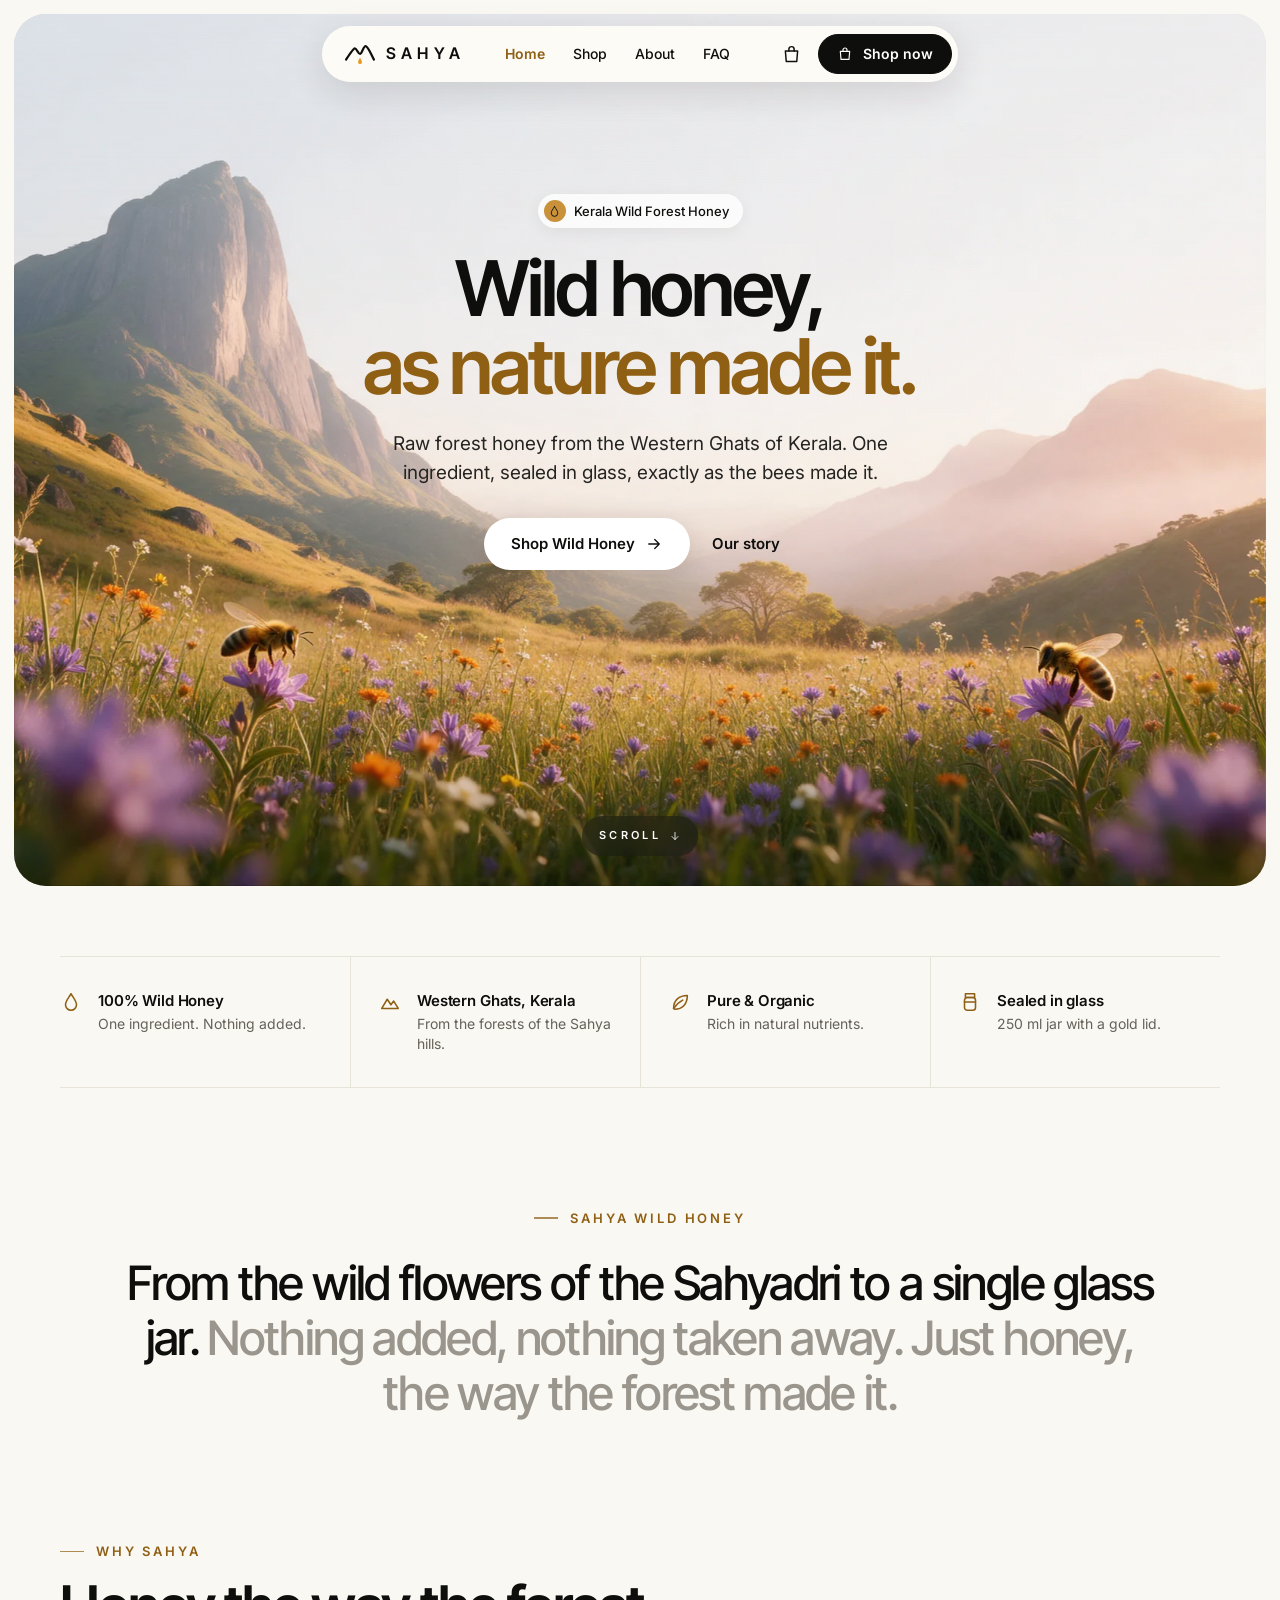
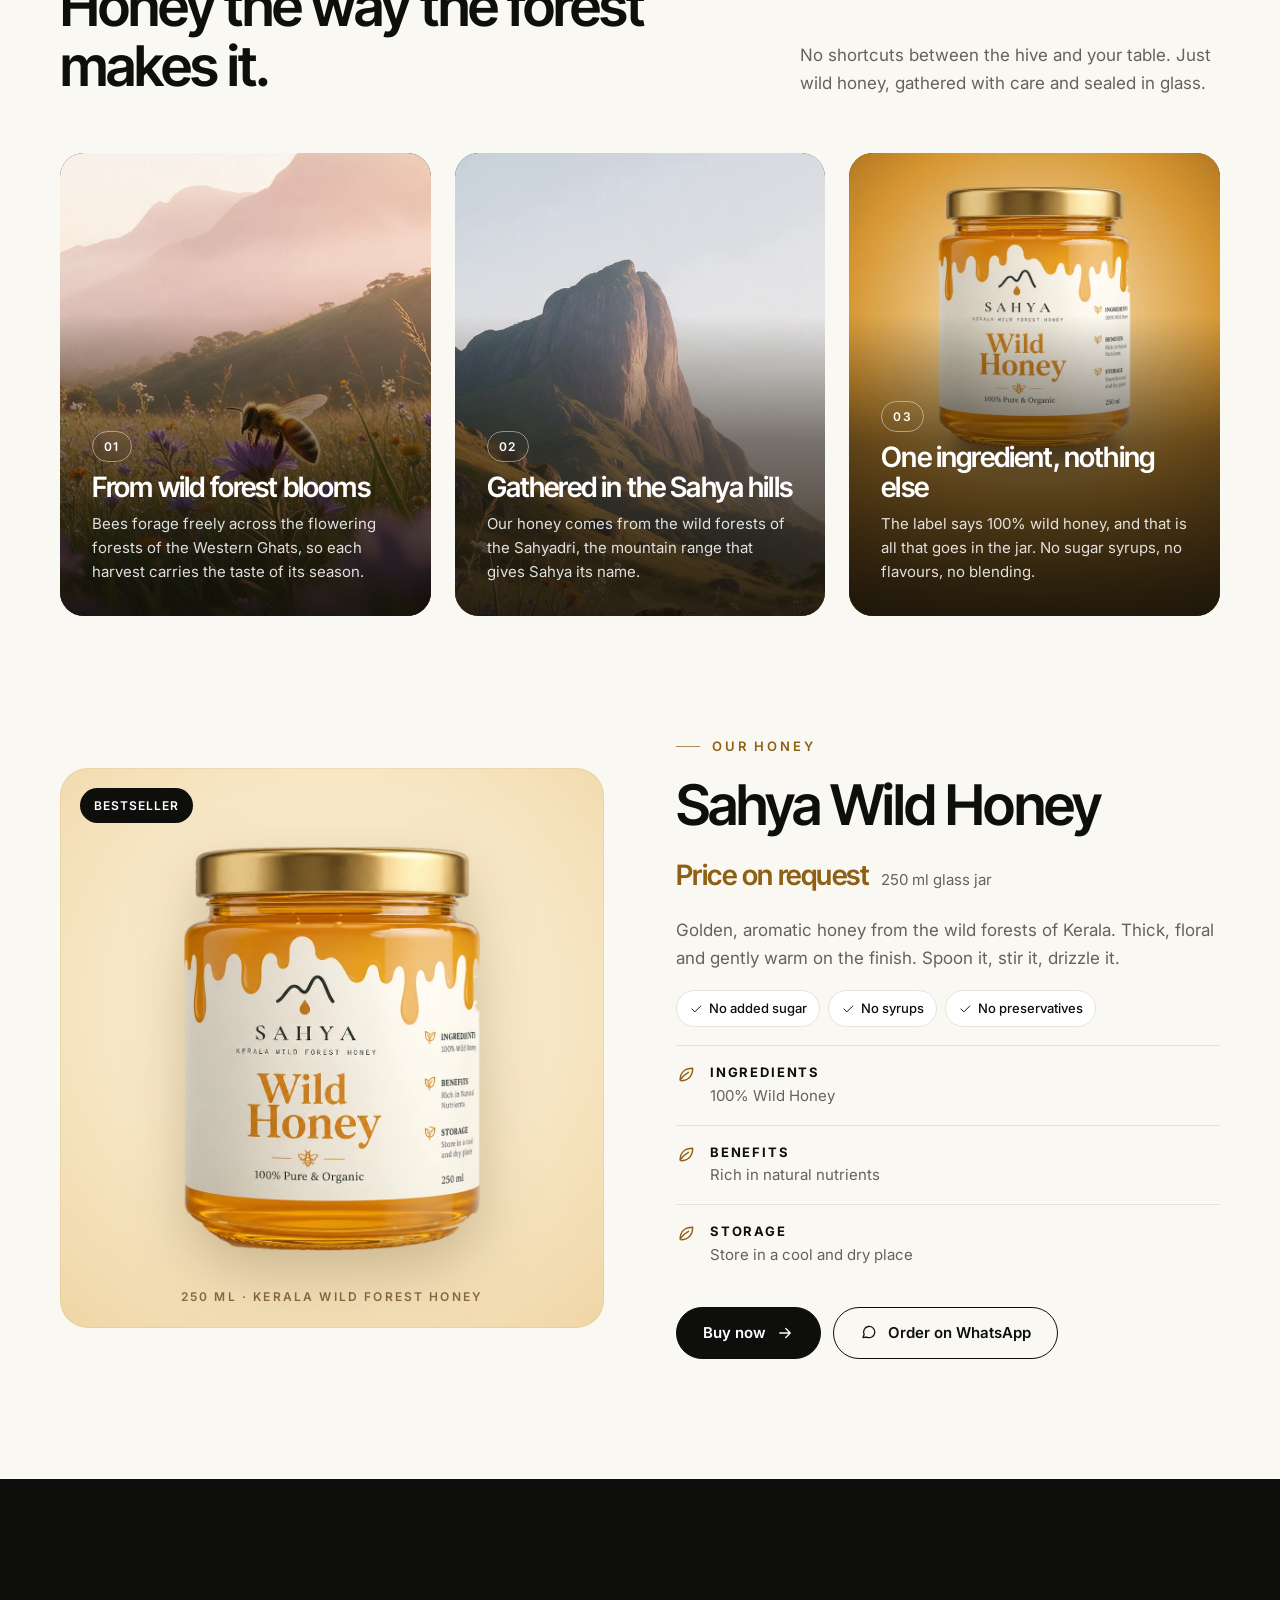
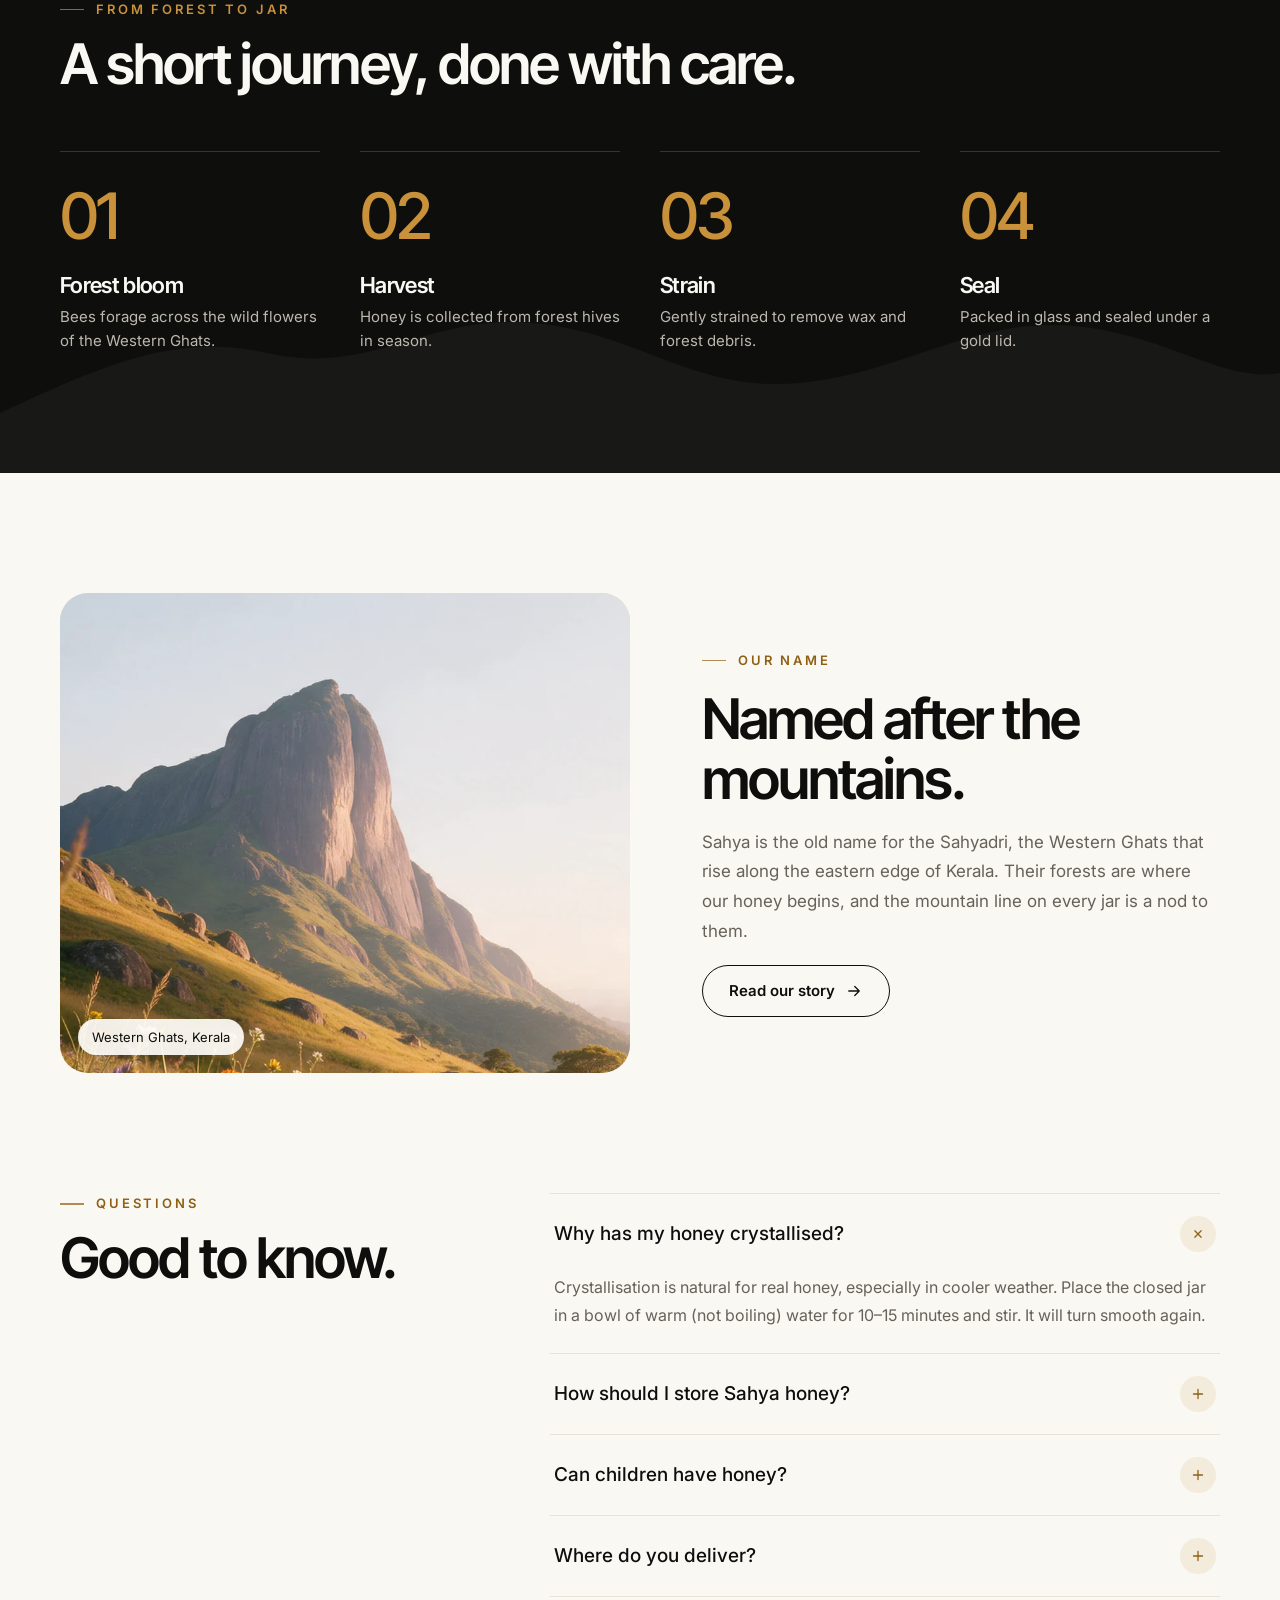
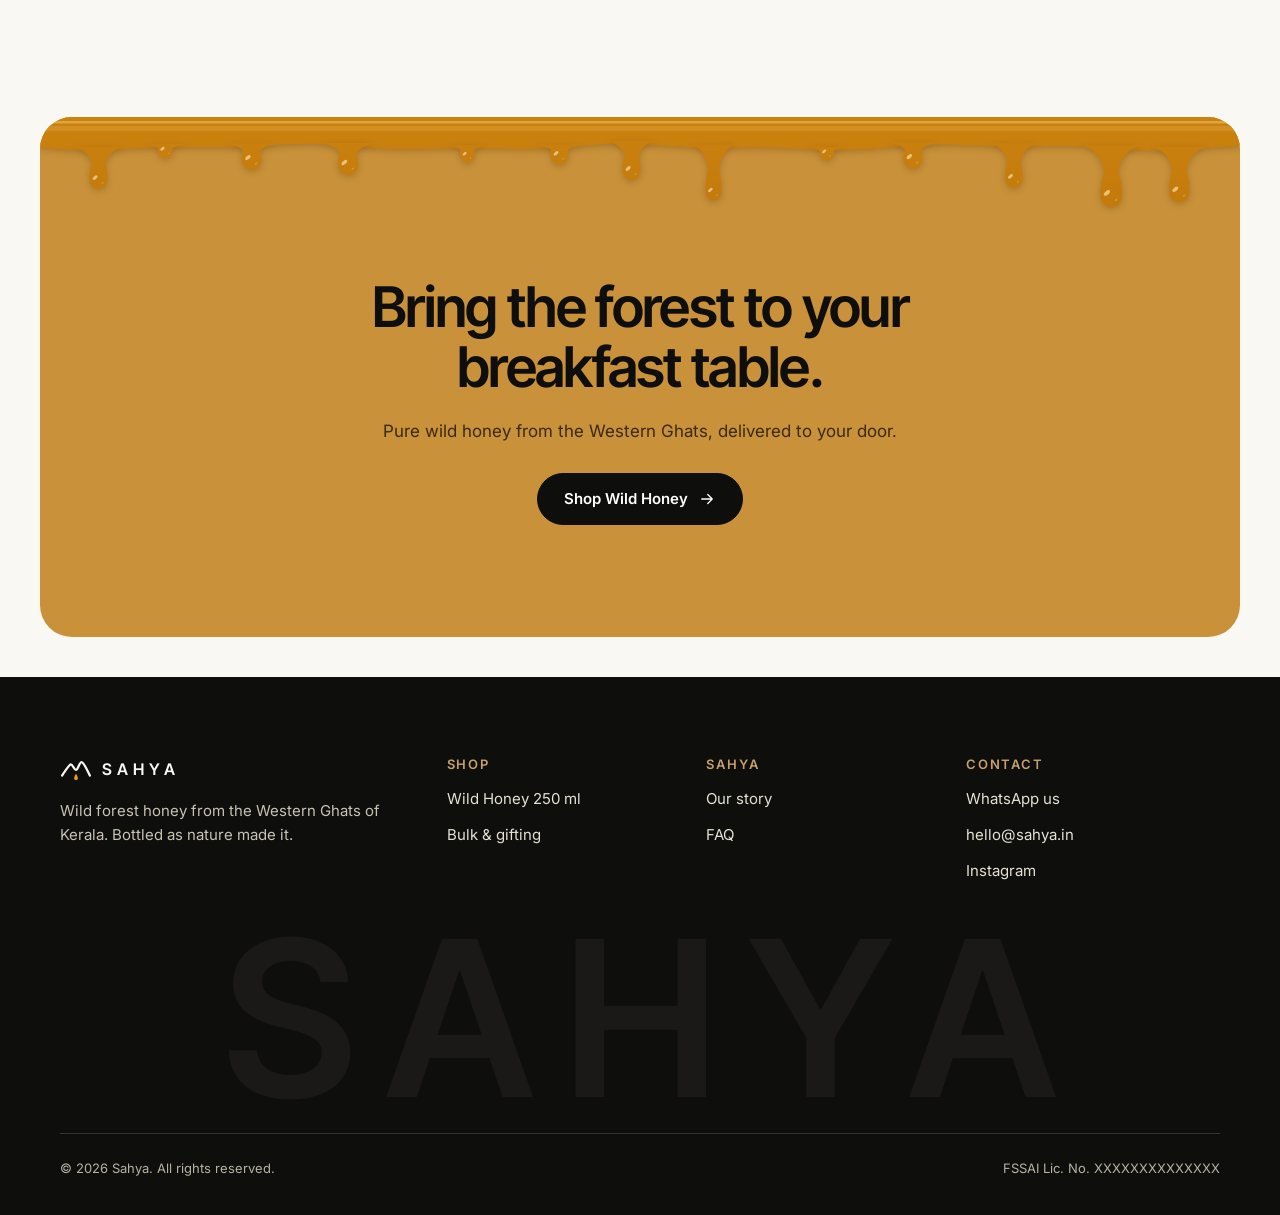
<file: index.html>
<!doctype html>
<html lang="en" class="no-js">
<head>
  <meta charset="utf-8">
  <meta name="viewport" content="width=device-width, initial-scale=1">
  <title>Sahya — Kerala Wild Forest Honey</title>
  <meta name="description" content="Raw wild forest honey from the Western Ghats of Kerala. 100% wild honey, sealed in glass.">
  <meta name="theme-color" content="#FAF8F3">
  <link rel="icon" href="assets/img/favicon.svg" type="image/svg+xml">
  <meta property="og:type" content="website">
  <meta property="og:title" content="Sahya — Kerala Wild Forest Honey">
  <meta property="og:description" content="Raw wild forest honey from the Western Ghats of Kerala. 100% wild honey, sealed in glass.">
  <meta property="og:image" content="assets/img/og-image.jpg">
  <meta name="twitter:card" content="summary_large_image">
  <link rel="preconnect" href="https://fonts.googleapis.com">
  <link rel="preconnect" href="https://fonts.gstatic.com" crossorigin>
  <link rel="stylesheet" href="https://fonts.googleapis.com/css2?family=Inter+Tight:wght@500;600;700&amp;family=Inter:wght@400;500;600&amp;display=swap">
  <link rel="stylesheet" href="assets/css/style.css?v=202611191059">
</head>
<body>
<svg width="0" height="0" style="position:absolute" aria-hidden="true"><symbol id="i-leaf" viewBox="0 0 24 24" fill="none" stroke="currentColor" stroke-width="1.7" stroke-linecap="round" stroke-linejoin="round"><path d="M5 19c0-9 6-14 15-14 0 9-5 15-14 15"/><path d="M5 19c3-4 6-7 10-9"/></symbol><symbol id="i-mountain" viewBox="0 0 24 24" fill="none" stroke="currentColor" stroke-width="1.7" stroke-linecap="round" stroke-linejoin="round"><path d="M3 19l6-10 4 6 3-4 5 8z"/></symbol><symbol id="i-drop" viewBox="0 0 24 24" fill="none" stroke="currentColor" stroke-width="1.7" stroke-linecap="round" stroke-linejoin="round"><path d="M12 3c3 5 6 8 6 12a6 6 0 0 1-12 0c0-4 3-7 6-12z"/></symbol><symbol id="i-jar" viewBox="0 0 24 24" fill="none" stroke="currentColor" stroke-width="1.7" stroke-linecap="round" stroke-linejoin="round"><rect x="6" y="7" width="12" height="14" rx="3"/><path d="M7 3h10v4H7z"/><path d="M6 12h12"/></symbol><symbol id="i-bag" viewBox="0 0 24 24" fill="none" stroke="currentColor" stroke-width="1.7" stroke-linecap="round" stroke-linejoin="round"><path d="M5 8h14l-1 12H6z"/><path d="M9 8V6a3 3 0 0 1 6 0v2"/></symbol><symbol id="i-menu" viewBox="0 0 24 24" fill="none" stroke="currentColor" stroke-width="1.7" stroke-linecap="round" stroke-linejoin="round"><path d="M4 7h16M4 12h16M4 17h16"/></symbol><symbol id="i-close" viewBox="0 0 24 24" fill="none" stroke="currentColor" stroke-width="1.7" stroke-linecap="round" stroke-linejoin="round"><path d="M6 6l12 12M18 6L6 18"/></symbol><symbol id="i-chat" viewBox="0 0 24 24" fill="none" stroke="currentColor" stroke-width="1.7" stroke-linecap="round" stroke-linejoin="round"><path d="M4 18l1.5-4A7.5 7.5 0 1 1 9 17.5z"/></symbol><symbol id="i-truck" viewBox="0 0 24 24" fill="none" stroke="currentColor" stroke-width="1.7" stroke-linecap="round" stroke-linejoin="round"><path d="M3 6h11v10H3zM14 10h4l3 3v3h-7"/><circle cx="7" cy="18" r="1.6"/><circle cx="17" cy="18" r="1.6"/></symbol><symbol id="i-sun" viewBox="0 0 24 24" fill="none" stroke="currentColor" stroke-width="1.7" stroke-linecap="round" stroke-linejoin="round"><circle cx="12" cy="12" r="4"/><path d="M12 2v2M12 20v2M2 12h2M20 12h2M5 5l1.4 1.4M17.6 17.6L19 19M5 19l1.4-1.4M17.6 6.4L19 5"/></symbol><symbol id="i-shield" viewBox="0 0 24 24" fill="none" stroke="currentColor" stroke-width="1.7" stroke-linecap="round" stroke-linejoin="round"><path d="M12 3l7 3v6c0 4-3 7-7 9-4-2-7-5-7-9V6z"/><path d="M9 12l2 2 4-4"/></symbol><symbol id="i-heart" viewBox="0 0 24 24" fill="none" stroke="currentColor" stroke-width="1.7" stroke-linecap="round" stroke-linejoin="round"><path d="M12 20s-7-4.5-7-10a4 4 0 0 1 7-2.5A4 4 0 0 1 19 10c0 5.5-7 10-7 10z"/></symbol><symbol id="i-arrow" viewBox="0 0 24 24" fill="none" stroke="currentColor" stroke-width="1.7" stroke-linecap="round" stroke-linejoin="round"><path d="M5 12h14M13 6l6 6-6 6"/></symbol><symbol id="i-down" viewBox="0 0 24 24" fill="none" stroke="currentColor" stroke-width="1.7" stroke-linecap="round" stroke-linejoin="round"><path d="M12 5v14M6 13l6 6 6-6"/></symbol><symbol id="i-minus" viewBox="0 0 24 24" fill="none" stroke="currentColor" stroke-width="1.7" stroke-linecap="round" stroke-linejoin="round"><path d="M6 12h12"/></symbol><symbol id="i-plus" viewBox="0 0 24 24" fill="none" stroke="currentColor" stroke-width="1.7" stroke-linecap="round" stroke-linejoin="round"><path d="M12 6v12M6 12h12"/></symbol><symbol id="i-spoon" viewBox="0 0 24 24" fill="none" stroke="currentColor" stroke-width="1.7" stroke-linecap="round" stroke-linejoin="round"><ellipse cx="12" cy="7" rx="4" ry="5"/><path d="M12 12v9"/></symbol><symbol id="i-cup" viewBox="0 0 24 24" fill="none" stroke="currentColor" stroke-width="1.7" stroke-linecap="round" stroke-linejoin="round"><path d="M5 9h11v5a5 5 0 0 1-5 5h-1a5 5 0 0 1-5-5z"/><path d="M16 11h2a2 2 0 0 1 0 4h-2"/></symbol><symbol id="i-info" viewBox="0 0 24 24" fill="none" stroke="currentColor" stroke-width="1.7" stroke-linecap="round" stroke-linejoin="round"><circle cx="12" cy="12" r="9"/><path d="M12 11v5M12 8h.01"/></symbol><symbol id="i-check" viewBox="0 0 24 24" fill="none" stroke="currentColor" stroke-width="1.7" stroke-linecap="round" stroke-linejoin="round"><path d="M5 12l5 5L20 7"/></symbol><symbol id="i-instagram" viewBox="0 0 24 24" fill="none" stroke="currentColor" stroke-width="1.7" stroke-linecap="round" stroke-linejoin="round"><rect x="3.5" y="3.5" width="17" height="17" rx="5"/><circle cx="12" cy="12" r="4"/><circle cx="17.2" cy="6.8" r=".8" fill="currentColor"/></symbol><symbol id="i-chev-left" viewBox="0 0 24 24" fill="none" stroke="currentColor" stroke-width="1.7" stroke-linecap="round" stroke-linejoin="round"><path d="M15 5l-7 7 7 7"/></symbol><symbol id="i-chev-right" viewBox="0 0 24 24" fill="none" stroke="currentColor" stroke-width="1.7" stroke-linecap="round" stroke-linejoin="round"><path d="M9 5l7 7-7 7"/></symbol><symbol id="i-play" viewBox="0 0 24 24" fill="none" stroke="currentColor" stroke-width="1.7" stroke-linecap="round" stroke-linejoin="round"><path d="M8 5.5v13l11-6.5z" fill="currentColor"/></symbol><symbol id="i-gift" viewBox="0 0 24 24" fill="none" stroke="currentColor" stroke-width="1.7" stroke-linecap="round" stroke-linejoin="round"><rect x="4" y="9" width="16" height="11" rx="1.5"/><path d="M3 9h18M12 9v11M12 9c-2-4-6-4-6-1.5S10 9 12 9zM12 9c2-4 6-4 6-1.5S14 9 12 9z"/></symbol></svg>
<a class="skip-link" href="#main">Skip to content</a>

<header class="site-header">
  <nav class="nav" aria-label="Main">
    <a class="logo" href="index.html" aria-label="Sahya home"><svg viewBox="0 0 34 28" aria-hidden="true"><path d="M2 20 C6 14 9 9 11 8 C13 7 15 14 17 14 C19 14 21 5 23 5.5 C26 6 29 15 32 20" fill="none" stroke="currentColor" stroke-width="2.4" stroke-linecap="round" stroke-linejoin="round"/><path d="M17 18 C15.4 20.6 15 21.8 15 22.8 A2 2 0 0 0 19 22.8 C19 21.8 18.6 20.6 17 18Z" fill="#E39A1D"/></svg><span class="logo__word">SAHYA</span></a>
    <ul class="nav__links"><li><a href="index.html" aria-current="page">Home</a></li><li><a href="shop.html">Shop</a></li><li><a href="about.html">About</a></li><li><a href="index.html#faq">FAQ</a></li></ul>
    <div class="nav__actions">
      <a class="icon-btn" href="shop.html" aria-label="Cart"><svg aria-hidden="true"><use href="#i-bag"/></svg><span class="cart-count" hidden>0</span></a>
      <a class="btn btn--ink nav__cta" href="shop.html"><svg aria-hidden="true"><use href="#i-bag"/></svg>Shop now</a>
      <button class="icon-btn icon-btn--dark menu-toggle" type="button" aria-label="Open menu" aria-expanded="false" aria-controls="mobile-menu">
        <span class="icon-menu"><svg aria-hidden="true"><use href="#i-menu"/></svg></span><span class="icon-close" hidden><svg aria-hidden="true"><use href="#i-close"/></svg></span>
      </button>
    </div>
    <div class="mobile-menu" id="mobile-menu">
      <a href="index.html">Home</a><a href="shop.html">Shop Wild Honey</a><a href="about.html">About Sahya</a><a href="index.html#faq">FAQ</a>
      <a class="btn btn--ink" href="shop.html">Shop now</a>
    </div>
  </nav>
</header>
<main id="main">
<section class="hero-wrap" aria-label="Introduction">
  <div class="hero">
    <div class="hero__media">
      <picture>
        <source media="(min-width: 900px)" srcset="assets/img/hero-desktop.webp" width="2048" height="1154">
        <img src="assets/img/hero-mobile.webp" width="900" height="1501" fetchpriority="high"
             alt="Granite peak, misty valley and a wildflower meadow in the Western Ghats with honeybees on the flowers">
      </picture>
    </div>
    <!-- Hero video: assets/video/hero.mp4 (16:9, desktop) and assets/video/hero-mobile.mp4 (9:16, phones).
         It fades in over the photo once it can play; until then the photo shows. -->
    <video class="hero__video" muted loop playsinline preload="none" aria-hidden="true"
           data-desktop="assets/video/hero.mp4" data-mobile="assets/video/hero-mobile.mp4"></video>
    <div class="hero__shade" aria-hidden="true"></div>
    <div class="hero__content">
      <span class="badge intro"><span class="badge__dot"><svg aria-hidden="true"><use href="#i-drop"/></svg></span>Kerala Wild Forest Honey</span>
      <h1 class="hero__title intro">Wild honey,<br><span>as nature made it.</span></h1>
      <p class="hero__sub intro">Raw forest honey from the Western Ghats of Kerala. One ingredient, sealed in glass, exactly as the bees made it.</p>
      <div class="hero__actions intro"><a class="btn btn--white" href="shop.html">Shop Wild Honey<svg aria-hidden="true"><use href="#i-arrow"/></svg></a><a class="btn--text" href="about.html">Our story</a></div>
    </div>
    <a class="scroll-pill" href="#highlights">SCROLL<svg aria-hidden="true"><use href="#i-down"/></svg></a>
  </div>
</section>

<section class="trust-wrap" id="highlights" aria-label="Highlights">
  <div class="container"><div class="trust reveal"><div class="trust__item"><svg aria-hidden="true"><use href="#i-drop"/></svg><div><strong>100% Wild Honey</strong><span>One ingredient. Nothing added.</span></div></div><div class="trust__item"><svg aria-hidden="true"><use href="#i-mountain"/></svg><div><strong>Western Ghats, Kerala</strong><span>From the forests of the Sahya hills.</span></div></div><div class="trust__item"><svg aria-hidden="true"><use href="#i-leaf"/></svg><div><strong>Pure &amp; Organic</strong><span>Rich in natural nutrients.</span></div></div><div class="trust__item"><svg aria-hidden="true"><use href="#i-jar"/></svg><div><strong>Sealed in glass</strong><span>250 ml jar with a gold lid.</span></div></div></div></div>
</section>

<section class="section statement-wrap">
  <div class="container">
    <span class="eyebrow reveal">Sahya Wild Honey</span>
    <p class="statement reveal">From the wild flowers of the Sahyadri to a single glass jar. <span>Nothing added, nothing taken away. Just honey, the way the forest made it.</span></p>
  </div>
</section>

<section class="section section--tight-top">
  <div class="container">
    <div class="section-head section-head--split reveal">
      <div class="section-head__title"><span class="eyebrow">Why Sahya</span><h2 class="h2">Honey the way the forest makes it.</h2></div>
      <p class="lead">No shortcuts between the hive and your table. Just wild honey, gathered with care and sealed in glass.</p>
    </div>
    <div class="pcards"><article class="pcard reveal"><img src="assets/img/bee-meadow.webp" alt="Honeybee on a purple wildflower below misty hills" width="900" height="900" loading="lazy"><div class="pcard__body"><span class="pcard__num">01</span><h3>From wild forest blooms</h3><p>Bees forage freely across the flowering forests of the Western Ghats, so each harvest carries the taste of its season.</p></div></article><article class="pcard reveal"><img src="assets/img/granite-peak.webp" alt="Granite peak above golden grassland in the Western Ghats" width="900" height="900" loading="lazy"><div class="pcard__body"><span class="pcard__num">02</span><h3>Gathered in the Sahya hills</h3><p>Our honey comes from the wild forests of the Sahyadri, the mountain range that gives Sahya its name.</p></div></article><article class="pcard reveal"><img src="assets/img/jar-on-honey.webp" alt="Sahya Wild Honey jar on a warm honey-coloured background" width="900" height="900" loading="lazy"><div class="pcard__body"><span class="pcard__num">03</span><h3>One ingredient, nothing else</h3><p>The label says 100% wild honey, and that is all that goes in the jar. No sugar syrups, no flavours, no blending.</p></div></article></div>
  </div>
</section>

<section class="section section--tight-top">
  <div class="container feature">
    <div class="product-stage reveal">
      <span class="tag">BESTSELLER</span>
      <img src="assets/img/sahya-wild-honey-jar.webp" width="651" height="881" alt="Sahya Wild Honey 250 ml glass jar with gold lid" loading="lazy">
      <span class="product-stage__meta">250 ml · Kerala Wild Forest Honey</span>
    </div>
    <div class="feature__info reveal">
      <span class="eyebrow">Our honey</span>
      <h2 class="h2">Sahya Wild Honey</h2>
      <div class="price-row"><span class="price" data-price="250">Price on request</span><span class="price-note">250 ml glass jar</span></div>
      <p class="lead">Golden, aromatic honey from the wild forests of Kerala. Thick, floral and gently warm on the finish. Spoon it, stir it, drizzle it.</p>
      <ul class="chips" aria-label="Free from"><li><svg aria-hidden="true"><use href="#i-check"/></svg>No added sugar</li><li><svg aria-hidden="true"><use href="#i-check"/></svg>No syrups</li><li><svg aria-hidden="true"><use href="#i-check"/></svg>No preservatives</li></ul>
      <ul class="spec-list">
        <li><svg aria-hidden="true"><use href="#i-leaf"/></svg><div><strong>Ingredients</strong><span>100% Wild Honey</span></div></li>
        <li><svg aria-hidden="true"><use href="#i-leaf"/></svg><div><strong>Benefits</strong><span>Rich in natural nutrients</span></div></li>
        <li><svg aria-hidden="true"><use href="#i-leaf"/></svg><div><strong>Storage</strong><span>Store in a cool and dry place</span></div></li>
      </ul>
      <div class="btn-row">
        <a class="btn btn--dark" href="shop.html">Buy now<svg aria-hidden="true"><use href="#i-arrow"/></svg></a>
        <a class="btn btn--line" href="#" data-whatsapp="Hi Sahya, I would like to order Wild Honey (250 ml)."><svg aria-hidden="true"><use href="#i-chat"/></svg>Order on WhatsApp</a>
      </div>
    </div>
  </div>
</section>

<section class="section process">
  <svg class="process__ridge" viewBox="0 0 1440 200" preserveAspectRatio="none" aria-hidden="true"><path d="M0 200 L0 140 C120 90 200 60 300 80 C420 104 480 40 600 50 C720 60 780 120 900 110 C1020 100 1100 40 1220 54 C1320 66 1380 110 1440 100 L1440 200Z" fill="#2C2B28"/></svg>
  <div class="container" style="position:relative">
    <div class="section-head reveal"><span class="eyebrow eyebrow--light">From forest to jar</span><h2 class="h2">A short journey, done with care.</h2></div>
    <ol class="steps"><li class="step reveal"><span class="step__num">01</span><div><h3>Forest bloom</h3><p>Bees forage across the wild flowers of the Western Ghats.</p></div></li><li class="step reveal"><span class="step__num">02</span><div><h3>Harvest</h3><p>Honey is collected from forest hives in season.</p></div></li><li class="step reveal"><span class="step__num">03</span><div><h3>Strain</h3><p>Gently strained to remove wax and forest debris.</p></div></li><li class="step reveal"><span class="step__num">04</span><div><h3>Seal</h3><p>Packed in glass and sealed under a gold lid.</p></div></li></ol>
  </div>
</section>

<section class="section">
  <div class="container split">
    <div class="photo-card reveal">
      <img src="assets/img/granite-peak.webp" width="900" height="900" alt="Granite peak rising above golden grassland in the Western Ghats" loading="lazy">
      <span class="photo-card__label">Western Ghats, Kerala</span>
    </div>
    <div class="split__text reveal">
      <span class="eyebrow">Our name</span>
      <h2 class="h2">Named after the mountains.</h2>
      <p class="lead">Sahya is the old name for the Sahyadri, the Western Ghats that rise along the eastern edge of Kerala. Their forests are where our honey begins, and the mountain line on every jar is a nod to them.</p>
      <div><a class="btn btn--line" href="about.html">Read our story<svg aria-hidden="true"><use href="#i-arrow"/></svg></a></div>
    </div>
  </div>
</section>

<section class="section section--tight-top" id="faq">
  <div class="container faq">
    <div class="section-head__title reveal"><span class="eyebrow">Questions</span><h2 class="h2">Good to know.</h2></div>
    <div class="accordion reveal"><details open><summary>Why has my honey crystallised?<span class="accordion__icon"><svg aria-hidden="true"><use href="#i-plus"/></svg></span></summary><p>Crystallisation is natural for real honey, especially in cooler weather. Place the closed jar in a bowl of warm (not boiling) water for 10–15 minutes and stir. It will turn smooth again.</p></details><details><summary>How should I store Sahya honey?<span class="accordion__icon"><svg aria-hidden="true"><use href="#i-plus"/></svg></span></summary><p>Keep the lid tightly closed and store the jar in a cool, dry place away from direct sunlight. There is no need to refrigerate it.</p></details><details><summary>Can children have honey?<span class="accordion__icon"><svg aria-hidden="true"><use href="#i-plus"/></svg></span></summary><p>Honey is not suitable for babies under 12 months. Older children can enjoy it as part of a normal diet.</p></details><details><summary>Where do you deliver?<span class="accordion__icon"><svg aria-hidden="true"><use href="#i-plus"/></svg></span></summary><p>Message us on WhatsApp with your pincode and we will confirm delivery time and charges for your area.</p></details></div>
  </div>
</section>

<section class="cta-wrap">
  <div class="cta reveal">
    <svg class="cta__drips" viewBox="0 0 1440 100" preserveAspectRatio="none" aria-hidden="true"><path d="M0 0 H1440 V20 H1380 C1378 44 1380 68 1370 68 C1360 68 1362 44 1360 20 H1270 C1268 37 1270 54 1260 54 C1250 54 1252 37 1250 20 H1146 C1144 40 1146 60 1138 60 C1130 60 1132 40 1130 20 H1056 C1054 51 1056 82 1048 82 C1040 82 1042 51 1040 20 H954 C952 37 954 54 942 54 C930 54 932 37 930 20 H824 C822 44 824 68 812 68 C800 68 802 44 800 20 H736 C734 37 736 54 728 54 C720 54 722 37 720 20 H620 C618 59 620 98 610 98 C600 98 602 59 600 20 H486 C484 44 486 68 478 68 C470 68 472 44 470 20 H406 C404 40 406 60 398 60 C390 60 392 40 390 20 H280 C278 37 280 54 270 54 C260 54 262 37 260 20 H194 C192 37 194 54 182 54 C170 54 172 37 170 20 H76 C74 40 76 60 68 60 C60 60 62 40 60 20 H0 Z" fill="#C97F0E"/></svg>
    <canvas class="cta__honey" aria-hidden="true"></canvas>
    <!-- Optional: add assets/video/honey-drip.mp4 to show a real honey video here instead of the animation -->
    <video class="cta__video" muted loop playsinline preload="none" aria-hidden="true"
           data-desktop="assets/video/honey-drip.mp4" data-mobile="assets/video/honey-drip-mobile.mp4"></video>
    <h2>Bring the forest to your breakfast table.</h2>
    <p>Pure wild honey from the Western Ghats, delivered to your door.</p>
    <a class="btn btn--ink" href="shop.html">Shop Wild Honey<svg aria-hidden="true"><use href="#i-arrow"/></svg></a>
  </div>
</section>
</main>
<footer class="site-footer">
  <div class="container">
    <div class="footer__grid">
      <div class="footer__brand">
        <a class="logo" href="index.html" aria-label="Sahya home"><svg viewBox="0 0 34 28" aria-hidden="true"><path d="M2 20 C6 14 9 9 11 8 C13 7 15 14 17 14 C19 14 21 5 23 5.5 C26 6 29 15 32 20" fill="none" stroke="currentColor" stroke-width="2.4" stroke-linecap="round" stroke-linejoin="round"/><path d="M17 18 C15.4 20.6 15 21.8 15 22.8 A2 2 0 0 0 19 22.8 C19 21.8 18.6 20.6 17 18Z" fill="#E39A1D"/></svg><span class="logo__word">SAHYA</span></a>
        <p>Wild forest honey from the Western Ghats of Kerala. Bottled as nature made it.</p>
      </div>
      <div class="footer__col">
        <h3>Shop</h3>
        <a href="shop.html">Wild Honey 250 ml</a>
        <a href="#" data-whatsapp="Hi Sahya, I would like to ask about bulk or gift orders.">Bulk &amp; gifting</a>
      </div>
      <div class="footer__col">
        <h3>Sahya</h3>
        <a href="about.html">Our story</a>
        <a href="index.html#faq">FAQ</a>
      </div>
      <div class="footer__col footer__contact">
        <h3>Contact</h3>
        <a href="#" data-whatsapp="Hi Sahya!">WhatsApp us</a>
        <a href="mailto:hello@sahya.in">hello@sahya.in</a>
        <a href="https://instagram.com/" rel="noopener" target="_blank">Instagram</a>
      </div>
    </div>
    <div class="footer__wordmark" aria-hidden="true">SAHYA</div>
    <div class="footer__bottom">
      <span>© <span data-year>2026</span> Sahya. All rights reserved.</span>
      <span>FSSAI Lic. No. XXXXXXXXXXXXXX</span>
    </div>
  </div>
</footer>

<div class="toast" role="status" aria-live="polite"><svg aria-hidden="true"><use href="#i-check"/></svg><span class="toast__text"></span></div>
<script src="assets/js/main.js?v=202611191059" defer></script>
</body>
</html>
</file>
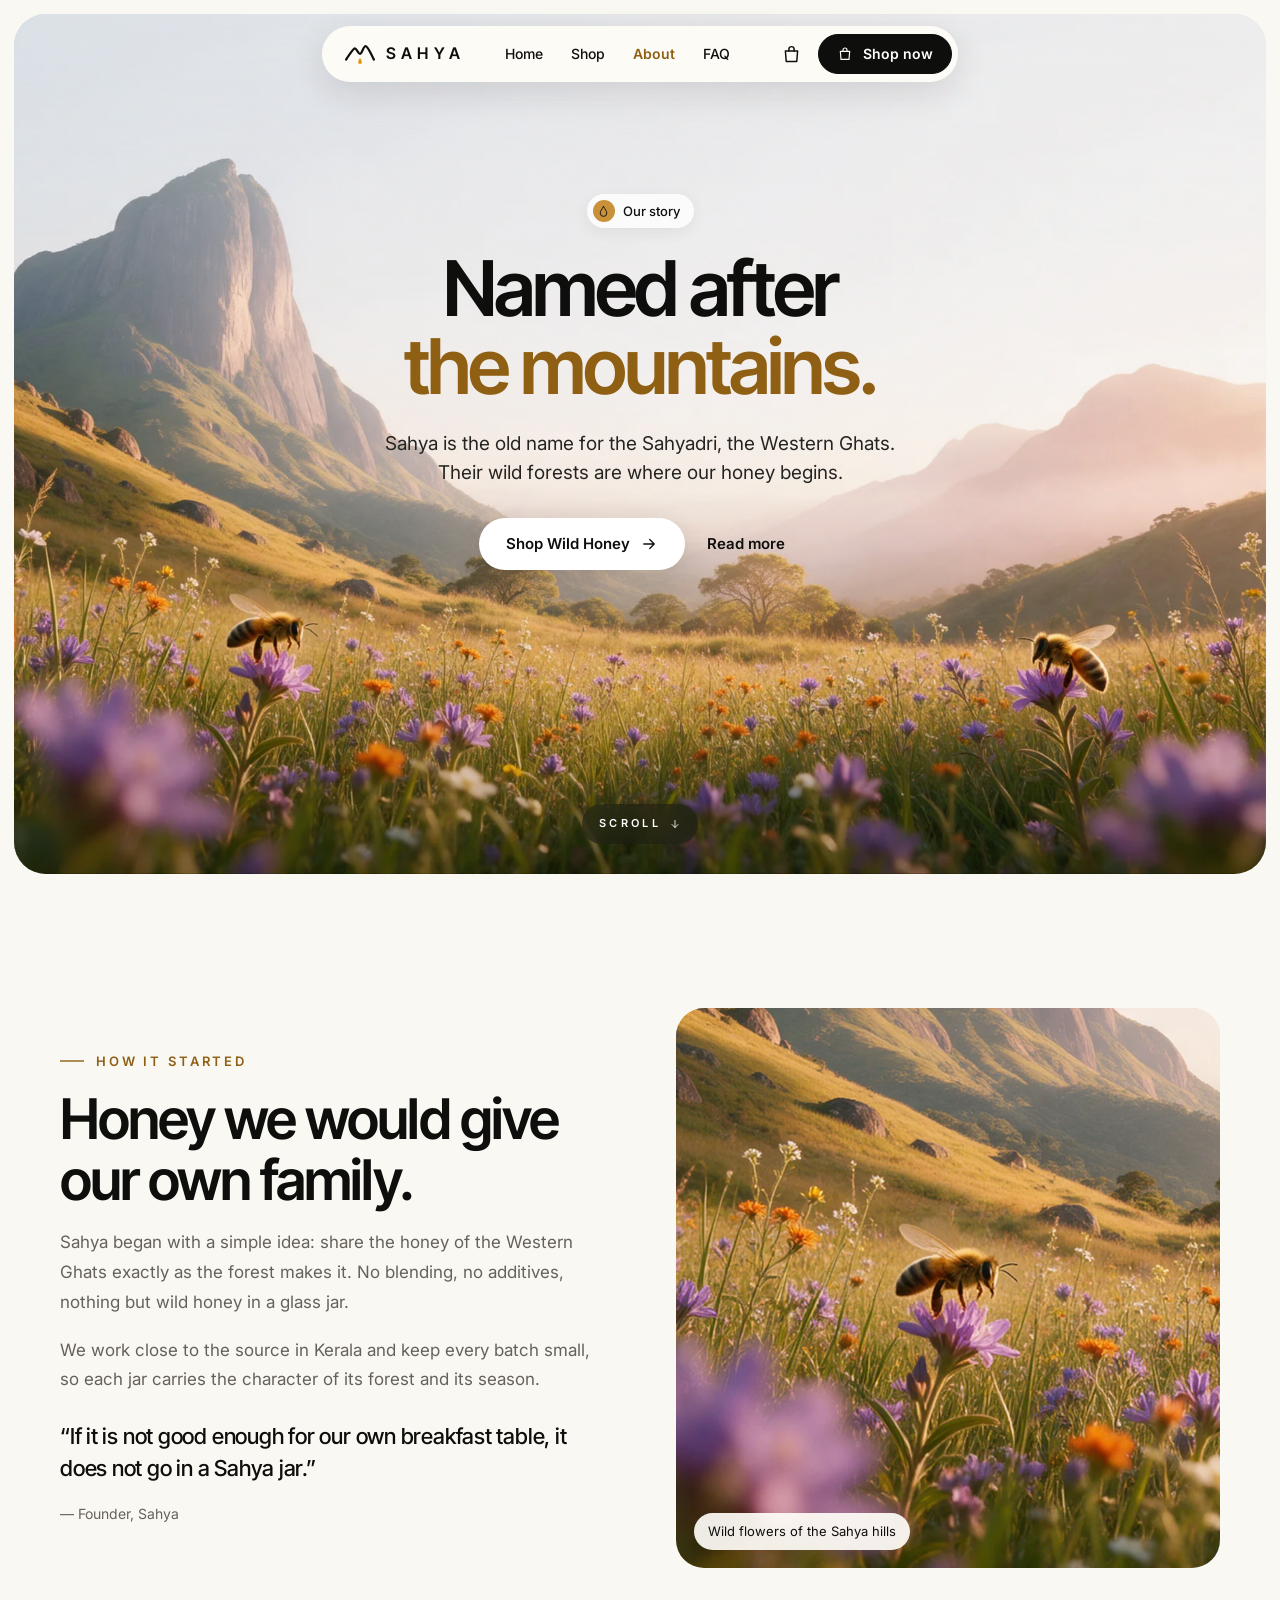
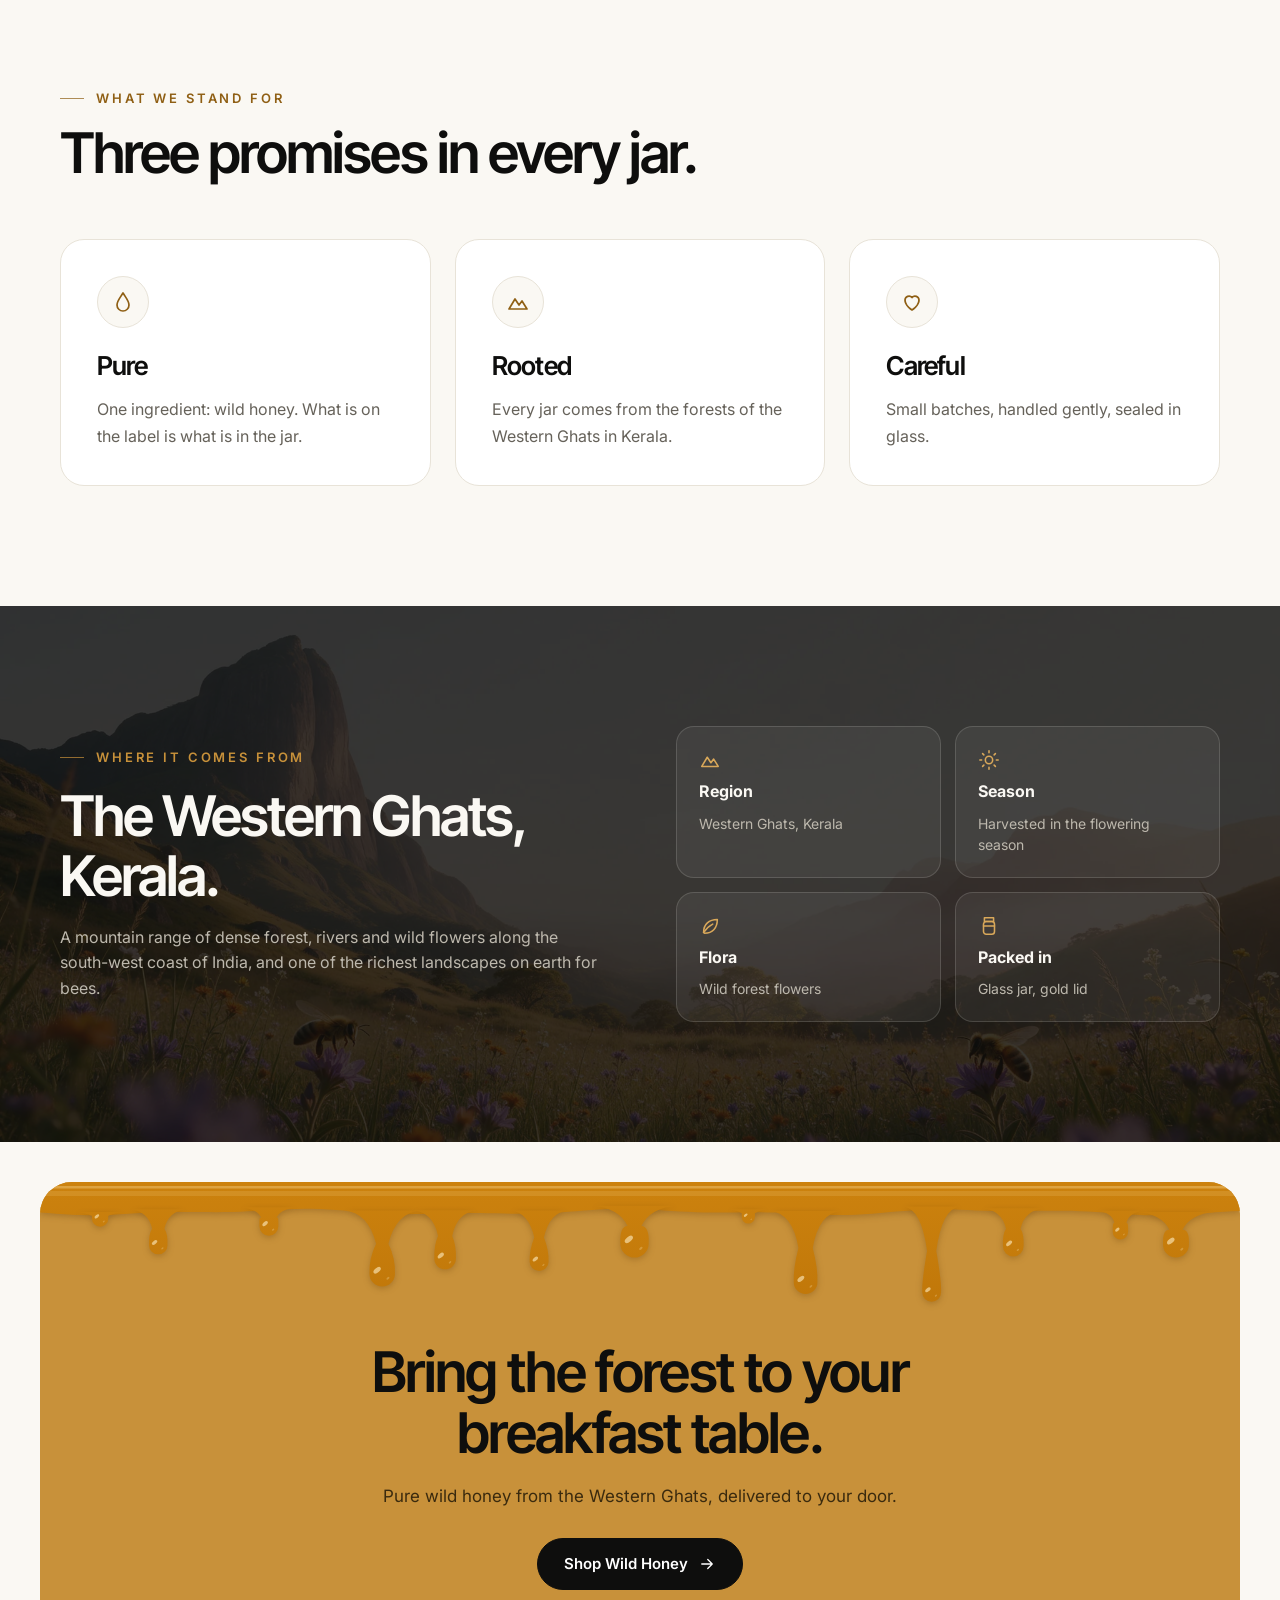
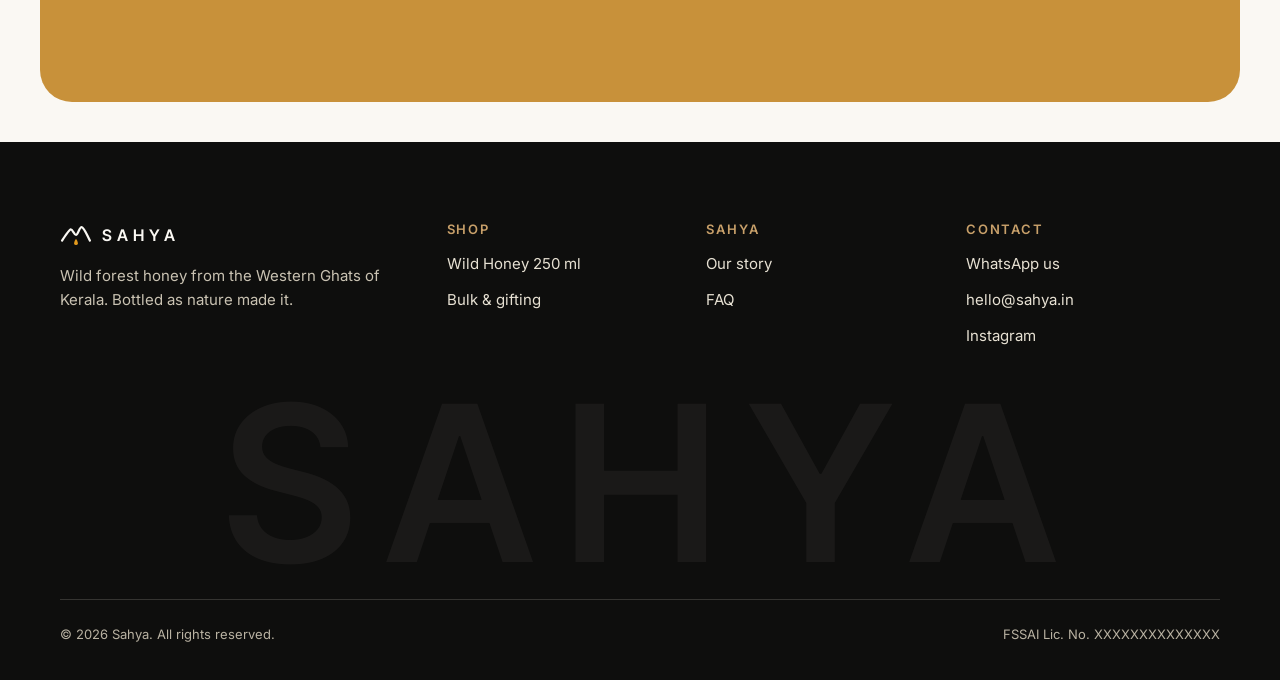
<file: about.html>
<!doctype html>
<html lang="en" class="no-js">
<head>
  <meta charset="utf-8">
  <meta name="viewport" content="width=device-width, initial-scale=1">
  <title>Our story — Sahya</title>
  <meta name="description" content="Sahya is named after the Sahyadri, the Western Ghats of Kerala, where our wild forest honey comes from.">
  <meta name="theme-color" content="#FAF8F3">
  <link rel="icon" href="assets/img/favicon.svg" type="image/svg+xml">
  <meta property="og:type" content="website">
  <meta property="og:title" content="Our story — Sahya">
  <meta property="og:description" content="Sahya is named after the Sahyadri, the Western Ghats of Kerala, where our wild forest honey comes from.">
  <meta property="og:image" content="assets/img/og-image.jpg">
  <meta name="twitter:card" content="summary_large_image">
  <link rel="preconnect" href="https://fonts.googleapis.com">
  <link rel="preconnect" href="https://fonts.gstatic.com" crossorigin>
  <link rel="stylesheet" href="https://fonts.googleapis.com/css2?family=Inter+Tight:wght@500;600;700&amp;family=Inter:wght@400;500;600&amp;display=swap">
  <link rel="stylesheet" href="assets/css/style.css?v=202611191059">
</head>
<body>
<svg width="0" height="0" style="position:absolute" aria-hidden="true"><symbol id="i-leaf" viewBox="0 0 24 24" fill="none" stroke="currentColor" stroke-width="1.7" stroke-linecap="round" stroke-linejoin="round"><path d="M5 19c0-9 6-14 15-14 0 9-5 15-14 15"/><path d="M5 19c3-4 6-7 10-9"/></symbol><symbol id="i-mountain" viewBox="0 0 24 24" fill="none" stroke="currentColor" stroke-width="1.7" stroke-linecap="round" stroke-linejoin="round"><path d="M3 19l6-10 4 6 3-4 5 8z"/></symbol><symbol id="i-drop" viewBox="0 0 24 24" fill="none" stroke="currentColor" stroke-width="1.7" stroke-linecap="round" stroke-linejoin="round"><path d="M12 3c3 5 6 8 6 12a6 6 0 0 1-12 0c0-4 3-7 6-12z"/></symbol><symbol id="i-jar" viewBox="0 0 24 24" fill="none" stroke="currentColor" stroke-width="1.7" stroke-linecap="round" stroke-linejoin="round"><rect x="6" y="7" width="12" height="14" rx="3"/><path d="M7 3h10v4H7z"/><path d="M6 12h12"/></symbol><symbol id="i-bag" viewBox="0 0 24 24" fill="none" stroke="currentColor" stroke-width="1.7" stroke-linecap="round" stroke-linejoin="round"><path d="M5 8h14l-1 12H6z"/><path d="M9 8V6a3 3 0 0 1 6 0v2"/></symbol><symbol id="i-menu" viewBox="0 0 24 24" fill="none" stroke="currentColor" stroke-width="1.7" stroke-linecap="round" stroke-linejoin="round"><path d="M4 7h16M4 12h16M4 17h16"/></symbol><symbol id="i-close" viewBox="0 0 24 24" fill="none" stroke="currentColor" stroke-width="1.7" stroke-linecap="round" stroke-linejoin="round"><path d="M6 6l12 12M18 6L6 18"/></symbol><symbol id="i-chat" viewBox="0 0 24 24" fill="none" stroke="currentColor" stroke-width="1.7" stroke-linecap="round" stroke-linejoin="round"><path d="M4 18l1.5-4A7.5 7.5 0 1 1 9 17.5z"/></symbol><symbol id="i-truck" viewBox="0 0 24 24" fill="none" stroke="currentColor" stroke-width="1.7" stroke-linecap="round" stroke-linejoin="round"><path d="M3 6h11v10H3zM14 10h4l3 3v3h-7"/><circle cx="7" cy="18" r="1.6"/><circle cx="17" cy="18" r="1.6"/></symbol><symbol id="i-sun" viewBox="0 0 24 24" fill="none" stroke="currentColor" stroke-width="1.7" stroke-linecap="round" stroke-linejoin="round"><circle cx="12" cy="12" r="4"/><path d="M12 2v2M12 20v2M2 12h2M20 12h2M5 5l1.4 1.4M17.6 17.6L19 19M5 19l1.4-1.4M17.6 6.4L19 5"/></symbol><symbol id="i-shield" viewBox="0 0 24 24" fill="none" stroke="currentColor" stroke-width="1.7" stroke-linecap="round" stroke-linejoin="round"><path d="M12 3l7 3v6c0 4-3 7-7 9-4-2-7-5-7-9V6z"/><path d="M9 12l2 2 4-4"/></symbol><symbol id="i-heart" viewBox="0 0 24 24" fill="none" stroke="currentColor" stroke-width="1.7" stroke-linecap="round" stroke-linejoin="round"><path d="M12 20s-7-4.5-7-10a4 4 0 0 1 7-2.5A4 4 0 0 1 19 10c0 5.5-7 10-7 10z"/></symbol><symbol id="i-arrow" viewBox="0 0 24 24" fill="none" stroke="currentColor" stroke-width="1.7" stroke-linecap="round" stroke-linejoin="round"><path d="M5 12h14M13 6l6 6-6 6"/></symbol><symbol id="i-down" viewBox="0 0 24 24" fill="none" stroke="currentColor" stroke-width="1.7" stroke-linecap="round" stroke-linejoin="round"><path d="M12 5v14M6 13l6 6 6-6"/></symbol><symbol id="i-minus" viewBox="0 0 24 24" fill="none" stroke="currentColor" stroke-width="1.7" stroke-linecap="round" stroke-linejoin="round"><path d="M6 12h12"/></symbol><symbol id="i-plus" viewBox="0 0 24 24" fill="none" stroke="currentColor" stroke-width="1.7" stroke-linecap="round" stroke-linejoin="round"><path d="M12 6v12M6 12h12"/></symbol><symbol id="i-spoon" viewBox="0 0 24 24" fill="none" stroke="currentColor" stroke-width="1.7" stroke-linecap="round" stroke-linejoin="round"><ellipse cx="12" cy="7" rx="4" ry="5"/><path d="M12 12v9"/></symbol><symbol id="i-cup" viewBox="0 0 24 24" fill="none" stroke="currentColor" stroke-width="1.7" stroke-linecap="round" stroke-linejoin="round"><path d="M5 9h11v5a5 5 0 0 1-5 5h-1a5 5 0 0 1-5-5z"/><path d="M16 11h2a2 2 0 0 1 0 4h-2"/></symbol><symbol id="i-info" viewBox="0 0 24 24" fill="none" stroke="currentColor" stroke-width="1.7" stroke-linecap="round" stroke-linejoin="round"><circle cx="12" cy="12" r="9"/><path d="M12 11v5M12 8h.01"/></symbol><symbol id="i-check" viewBox="0 0 24 24" fill="none" stroke="currentColor" stroke-width="1.7" stroke-linecap="round" stroke-linejoin="round"><path d="M5 12l5 5L20 7"/></symbol><symbol id="i-instagram" viewBox="0 0 24 24" fill="none" stroke="currentColor" stroke-width="1.7" stroke-linecap="round" stroke-linejoin="round"><rect x="3.5" y="3.5" width="17" height="17" rx="5"/><circle cx="12" cy="12" r="4"/><circle cx="17.2" cy="6.8" r=".8" fill="currentColor"/></symbol><symbol id="i-chev-left" viewBox="0 0 24 24" fill="none" stroke="currentColor" stroke-width="1.7" stroke-linecap="round" stroke-linejoin="round"><path d="M15 5l-7 7 7 7"/></symbol><symbol id="i-chev-right" viewBox="0 0 24 24" fill="none" stroke="currentColor" stroke-width="1.7" stroke-linecap="round" stroke-linejoin="round"><path d="M9 5l7 7-7 7"/></symbol><symbol id="i-play" viewBox="0 0 24 24" fill="none" stroke="currentColor" stroke-width="1.7" stroke-linecap="round" stroke-linejoin="round"><path d="M8 5.5v13l11-6.5z" fill="currentColor"/></symbol><symbol id="i-gift" viewBox="0 0 24 24" fill="none" stroke="currentColor" stroke-width="1.7" stroke-linecap="round" stroke-linejoin="round"><rect x="4" y="9" width="16" height="11" rx="1.5"/><path d="M3 9h18M12 9v11M12 9c-2-4-6-4-6-1.5S10 9 12 9zM12 9c2-4 6-4 6-1.5S14 9 12 9z"/></symbol></svg>
<a class="skip-link" href="#main">Skip to content</a>

<header class="site-header">
  <nav class="nav" aria-label="Main">
    <a class="logo" href="index.html" aria-label="Sahya home"><svg viewBox="0 0 34 28" aria-hidden="true"><path d="M2 20 C6 14 9 9 11 8 C13 7 15 14 17 14 C19 14 21 5 23 5.5 C26 6 29 15 32 20" fill="none" stroke="currentColor" stroke-width="2.4" stroke-linecap="round" stroke-linejoin="round"/><path d="M17 18 C15.4 20.6 15 21.8 15 22.8 A2 2 0 0 0 19 22.8 C19 21.8 18.6 20.6 17 18Z" fill="#E39A1D"/></svg><span class="logo__word">SAHYA</span></a>
    <ul class="nav__links"><li><a href="index.html">Home</a></li><li><a href="shop.html">Shop</a></li><li><a href="about.html" aria-current="page">About</a></li><li><a href="index.html#faq">FAQ</a></li></ul>
    <div class="nav__actions">
      <a class="icon-btn" href="shop.html" aria-label="Cart"><svg aria-hidden="true"><use href="#i-bag"/></svg><span class="cart-count" hidden>0</span></a>
      <a class="btn btn--ink nav__cta" href="shop.html"><svg aria-hidden="true"><use href="#i-bag"/></svg>Shop now</a>
      <button class="icon-btn icon-btn--dark menu-toggle" type="button" aria-label="Open menu" aria-expanded="false" aria-controls="mobile-menu">
        <span class="icon-menu"><svg aria-hidden="true"><use href="#i-menu"/></svg></span><span class="icon-close" hidden><svg aria-hidden="true"><use href="#i-close"/></svg></span>
      </button>
    </div>
    <div class="mobile-menu" id="mobile-menu">
      <a href="index.html">Home</a><a href="shop.html">Shop Wild Honey</a><a href="about.html">About Sahya</a><a href="index.html#faq">FAQ</a>
      <a class="btn btn--ink" href="shop.html">Shop now</a>
    </div>
  </nav>
</header>
<main id="main">
<section class="hero-wrap" aria-label="Introduction">
  <div class="hero hero--short">
    <div class="hero__media">
      <picture>
        <source media="(min-width: 900px)" srcset="assets/img/hero-desktop.webp" width="2048" height="1154">
        <img src="assets/img/hero-mobile.webp" width="900" height="1501" fetchpriority="high"
             alt="Granite peak, misty valley and a wildflower meadow in the Western Ghats with honeybees on the flowers">
      </picture>
    </div>
    <!-- Hero video: assets/video/hero.mp4 (16:9, desktop) and assets/video/hero-mobile.mp4 (9:16, phones).
         It fades in over the photo once it can play; until then the photo shows. -->
    <video class="hero__video" muted loop playsinline preload="none" aria-hidden="true"
           data-desktop="assets/video/hero.mp4" data-mobile="assets/video/hero-mobile.mp4"></video>
    <div class="hero__shade" aria-hidden="true"></div>
    <div class="hero__content">
      <span class="badge intro"><span class="badge__dot"><svg aria-hidden="true"><use href="#i-drop"/></svg></span>Our story</span>
      <h1 class="hero__title intro">Named after<br><span>the mountains.</span></h1>
      <p class="hero__sub intro">Sahya is the old name for the Sahyadri, the Western Ghats. Their wild forests are where our honey begins.</p>
      <div class="hero__actions intro"><a class="btn btn--white" href="shop.html">Shop Wild Honey<svg aria-hidden="true"><use href="#i-arrow"/></svg></a><a class="btn--text" href="#story">Read more</a></div>
    </div>
    <a class="scroll-pill" href="#story">SCROLL<svg aria-hidden="true"><use href="#i-down"/></svg></a>
  </div>
</section>

<section class="section" id="story">
  <div class="container split split--even">
    <div class="split__text reveal">
      <span class="eyebrow">How it started</span>
      <h2 class="h2">Honey we would give our own family.</h2>
      <!-- EDIT: replace these two paragraphs with the real Sahya story -->
      <p class="lead">Sahya began with a simple idea: share the honey of the Western Ghats exactly as the forest makes it. No blending, no additives, nothing but wild honey in a glass jar.</p>
      <p class="lead">We work close to the source in Kerala and keep every batch small, so each jar carries the character of its forest and its season.</p>
      <p class="quote">“If it is not good enough for our own breakfast table, it does not go in a Sahya jar.”</p>
      <span class="quote-by">— Founder, Sahya</span>
    </div>
    <div class="photo-card photo-card--tall reveal">
      <img src="assets/img/bee-wildflower.webp" width="900" height="900" alt="Honeybee collecting nectar from a purple wildflower" loading="lazy">
      <span class="photo-card__label">Wild flowers of the Sahya hills</span>
    </div>
  </div>
</section>

<section class="section section--tight-top">
  <div class="container">
    <div class="section-head reveal"><span class="eyebrow">What we stand for</span><h2 class="h2">Three promises in every jar.</h2></div>
    <div class="card-grid card-grid--3"><article class="card reveal"><span class="card__icon card__icon--tint"><svg aria-hidden="true"><use href="#i-drop"/></svg></span><h3>Pure</h3><p>One ingredient: wild honey. What is on the label is what is in the jar.</p></article><article class="card reveal"><span class="card__icon card__icon--tint"><svg aria-hidden="true"><use href="#i-mountain"/></svg></span><h3>Rooted</h3><p>Every jar comes from the forests of the Western Ghats in Kerala.</p></article><article class="card reveal"><span class="card__icon card__icon--tint"><svg aria-hidden="true"><use href="#i-heart"/></svg></span><h3>Careful</h3><p>Small batches, handled gently, sealed in glass.</p></article></div>
  </div>
</section>

<section class="section origin">
  <img class="origin__bg" src="assets/img/hero-desktop.webp" alt="" loading="lazy">
  <div class="container split split--even" style="position:relative">
    <div class="split__text reveal">
      <span class="eyebrow eyebrow--light">Where it comes from</span>
      <h2 class="h2">The Western Ghats, Kerala.</h2>
      <p>A mountain range of dense forest, rivers and wild flowers along the south-west coast of India, and one of the richest landscapes on earth for bees.</p>
    </div>
    <div class="origin__facts"><div class="origin__fact reveal"><svg aria-hidden="true"><use href="#i-mountain"/></svg><strong>Region</strong><span>Western Ghats, Kerala</span></div><div class="origin__fact reveal"><svg aria-hidden="true"><use href="#i-sun"/></svg><strong>Season</strong><span>Harvested in the flowering season</span></div><div class="origin__fact reveal"><svg aria-hidden="true"><use href="#i-leaf"/></svg><strong>Flora</strong><span>Wild forest flowers</span></div><div class="origin__fact reveal"><svg aria-hidden="true"><use href="#i-jar"/></svg><strong>Packed in</strong><span>Glass jar, gold lid</span></div></div>
  </div>
</section>
<div style="height:40px"></div>

<section class="cta-wrap">
  <div class="cta reveal">
    <svg class="cta__drips" viewBox="0 0 1440 100" preserveAspectRatio="none" aria-hidden="true"><path d="M0 0 H1440 V20 H1380 C1378 44 1380 68 1370 68 C1360 68 1362 44 1360 20 H1270 C1268 37 1270 54 1260 54 C1250 54 1252 37 1250 20 H1146 C1144 40 1146 60 1138 60 C1130 60 1132 40 1130 20 H1056 C1054 51 1056 82 1048 82 C1040 82 1042 51 1040 20 H954 C952 37 954 54 942 54 C930 54 932 37 930 20 H824 C822 44 824 68 812 68 C800 68 802 44 800 20 H736 C734 37 736 54 728 54 C720 54 722 37 720 20 H620 C618 59 620 98 610 98 C600 98 602 59 600 20 H486 C484 44 486 68 478 68 C470 68 472 44 470 20 H406 C404 40 406 60 398 60 C390 60 392 40 390 20 H280 C278 37 280 54 270 54 C260 54 262 37 260 20 H194 C192 37 194 54 182 54 C170 54 172 37 170 20 H76 C74 40 76 60 68 60 C60 60 62 40 60 20 H0 Z" fill="#C97F0E"/></svg>
    <canvas class="cta__honey" aria-hidden="true"></canvas>
    <!-- Optional: add assets/video/honey-drip.mp4 to show a real honey video here instead of the animation -->
    <video class="cta__video" muted loop playsinline preload="none" aria-hidden="true"
           data-desktop="assets/video/honey-drip.mp4" data-mobile="assets/video/honey-drip-mobile.mp4"></video>
    <h2>Bring the forest to your breakfast table.</h2>
    <p>Pure wild honey from the Western Ghats, delivered to your door.</p>
    <a class="btn btn--ink" href="shop.html">Shop Wild Honey<svg aria-hidden="true"><use href="#i-arrow"/></svg></a>
  </div>
</section>
</main>
<footer class="site-footer">
  <div class="container">
    <div class="footer__grid">
      <div class="footer__brand">
        <a class="logo" href="index.html" aria-label="Sahya home"><svg viewBox="0 0 34 28" aria-hidden="true"><path d="M2 20 C6 14 9 9 11 8 C13 7 15 14 17 14 C19 14 21 5 23 5.5 C26 6 29 15 32 20" fill="none" stroke="currentColor" stroke-width="2.4" stroke-linecap="round" stroke-linejoin="round"/><path d="M17 18 C15.4 20.6 15 21.8 15 22.8 A2 2 0 0 0 19 22.8 C19 21.8 18.6 20.6 17 18Z" fill="#E39A1D"/></svg><span class="logo__word">SAHYA</span></a>
        <p>Wild forest honey from the Western Ghats of Kerala. Bottled as nature made it.</p>
      </div>
      <div class="footer__col">
        <h3>Shop</h3>
        <a href="shop.html">Wild Honey 250 ml</a>
        <a href="#" data-whatsapp="Hi Sahya, I would like to ask about bulk or gift orders.">Bulk &amp; gifting</a>
      </div>
      <div class="footer__col">
        <h3>Sahya</h3>
        <a href="about.html">Our story</a>
        <a href="index.html#faq">FAQ</a>
      </div>
      <div class="footer__col footer__contact">
        <h3>Contact</h3>
        <a href="#" data-whatsapp="Hi Sahya!">WhatsApp us</a>
        <a href="mailto:hello@sahya.in">hello@sahya.in</a>
        <a href="https://instagram.com/" rel="noopener" target="_blank">Instagram</a>
      </div>
    </div>
    <div class="footer__wordmark" aria-hidden="true">SAHYA</div>
    <div class="footer__bottom">
      <span>© <span data-year>2026</span> Sahya. All rights reserved.</span>
      <span>FSSAI Lic. No. XXXXXXXXXXXXXX</span>
    </div>
  </div>
</footer>

<div class="toast" role="status" aria-live="polite"><svg aria-hidden="true"><use href="#i-check"/></svg><span class="toast__text"></span></div>
<script src="assets/js/main.js?v=202611191059" defer></script>
</body>
</html>
</file>
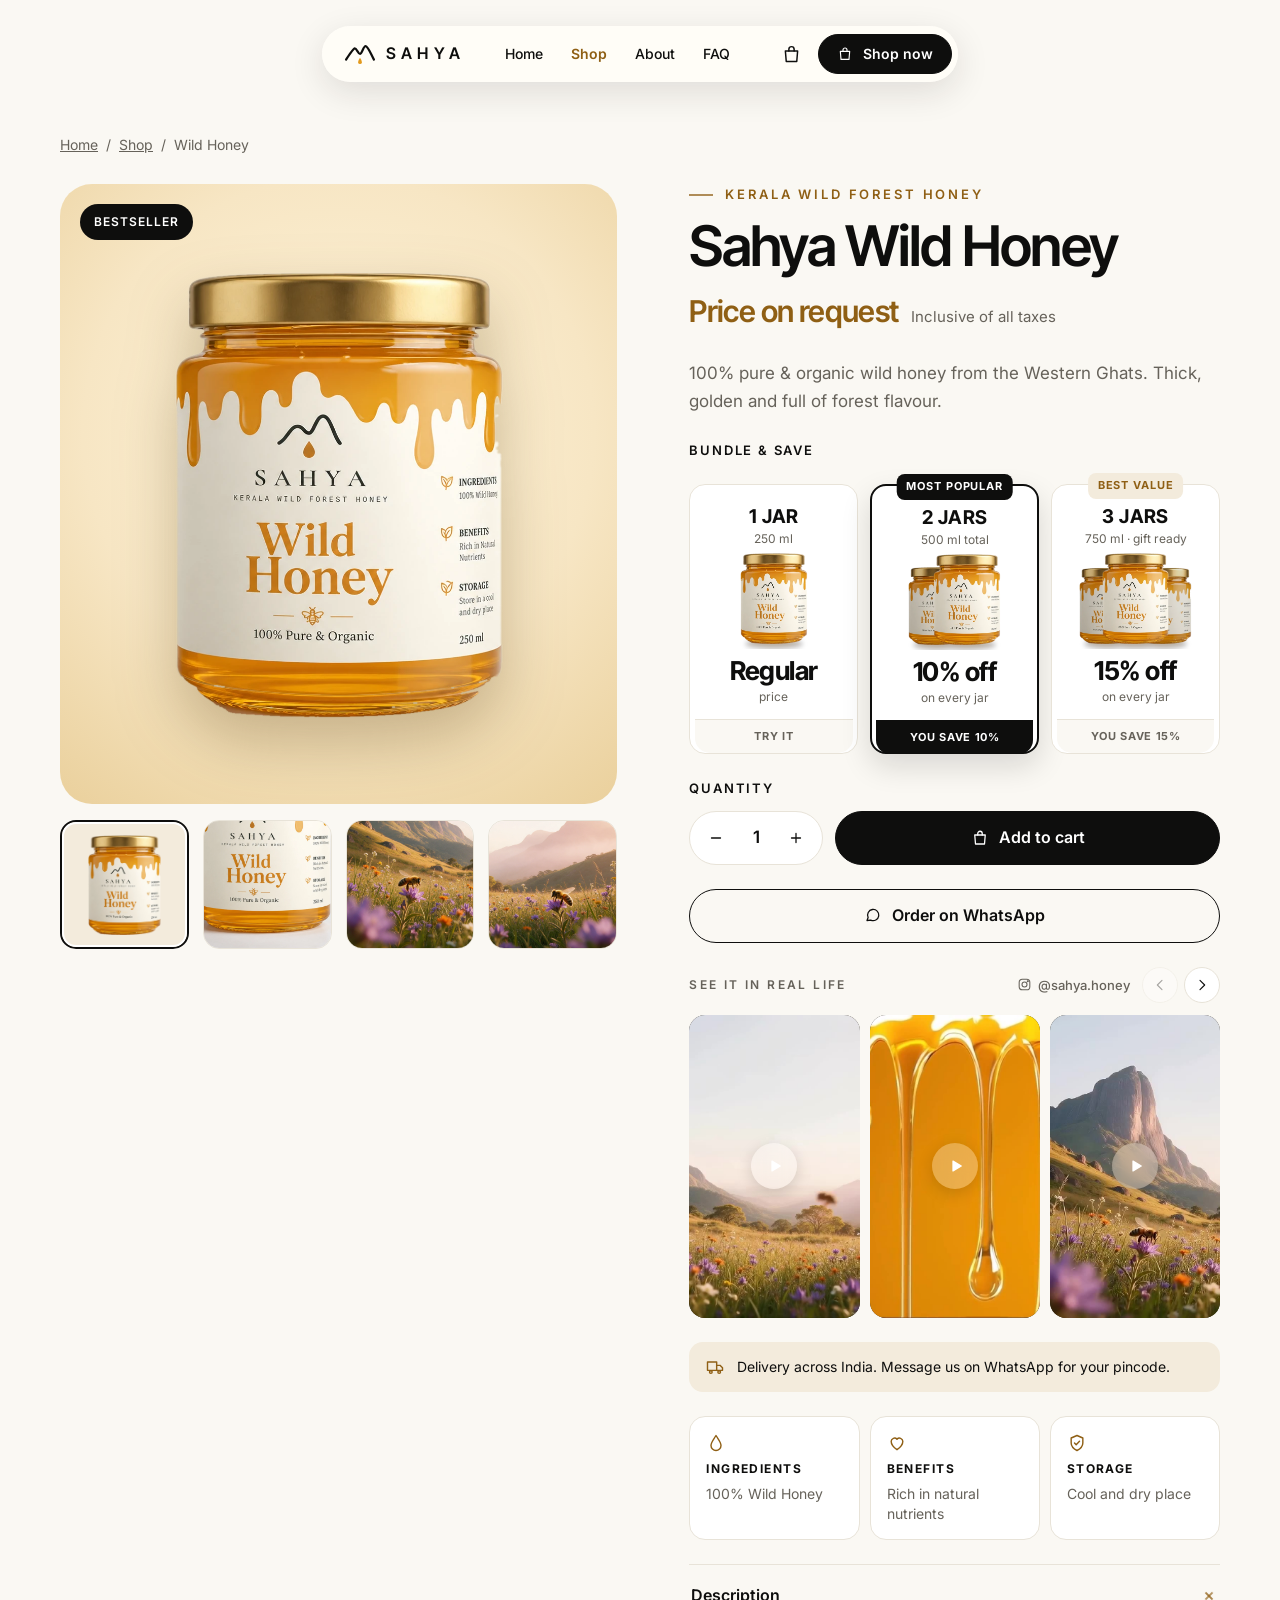
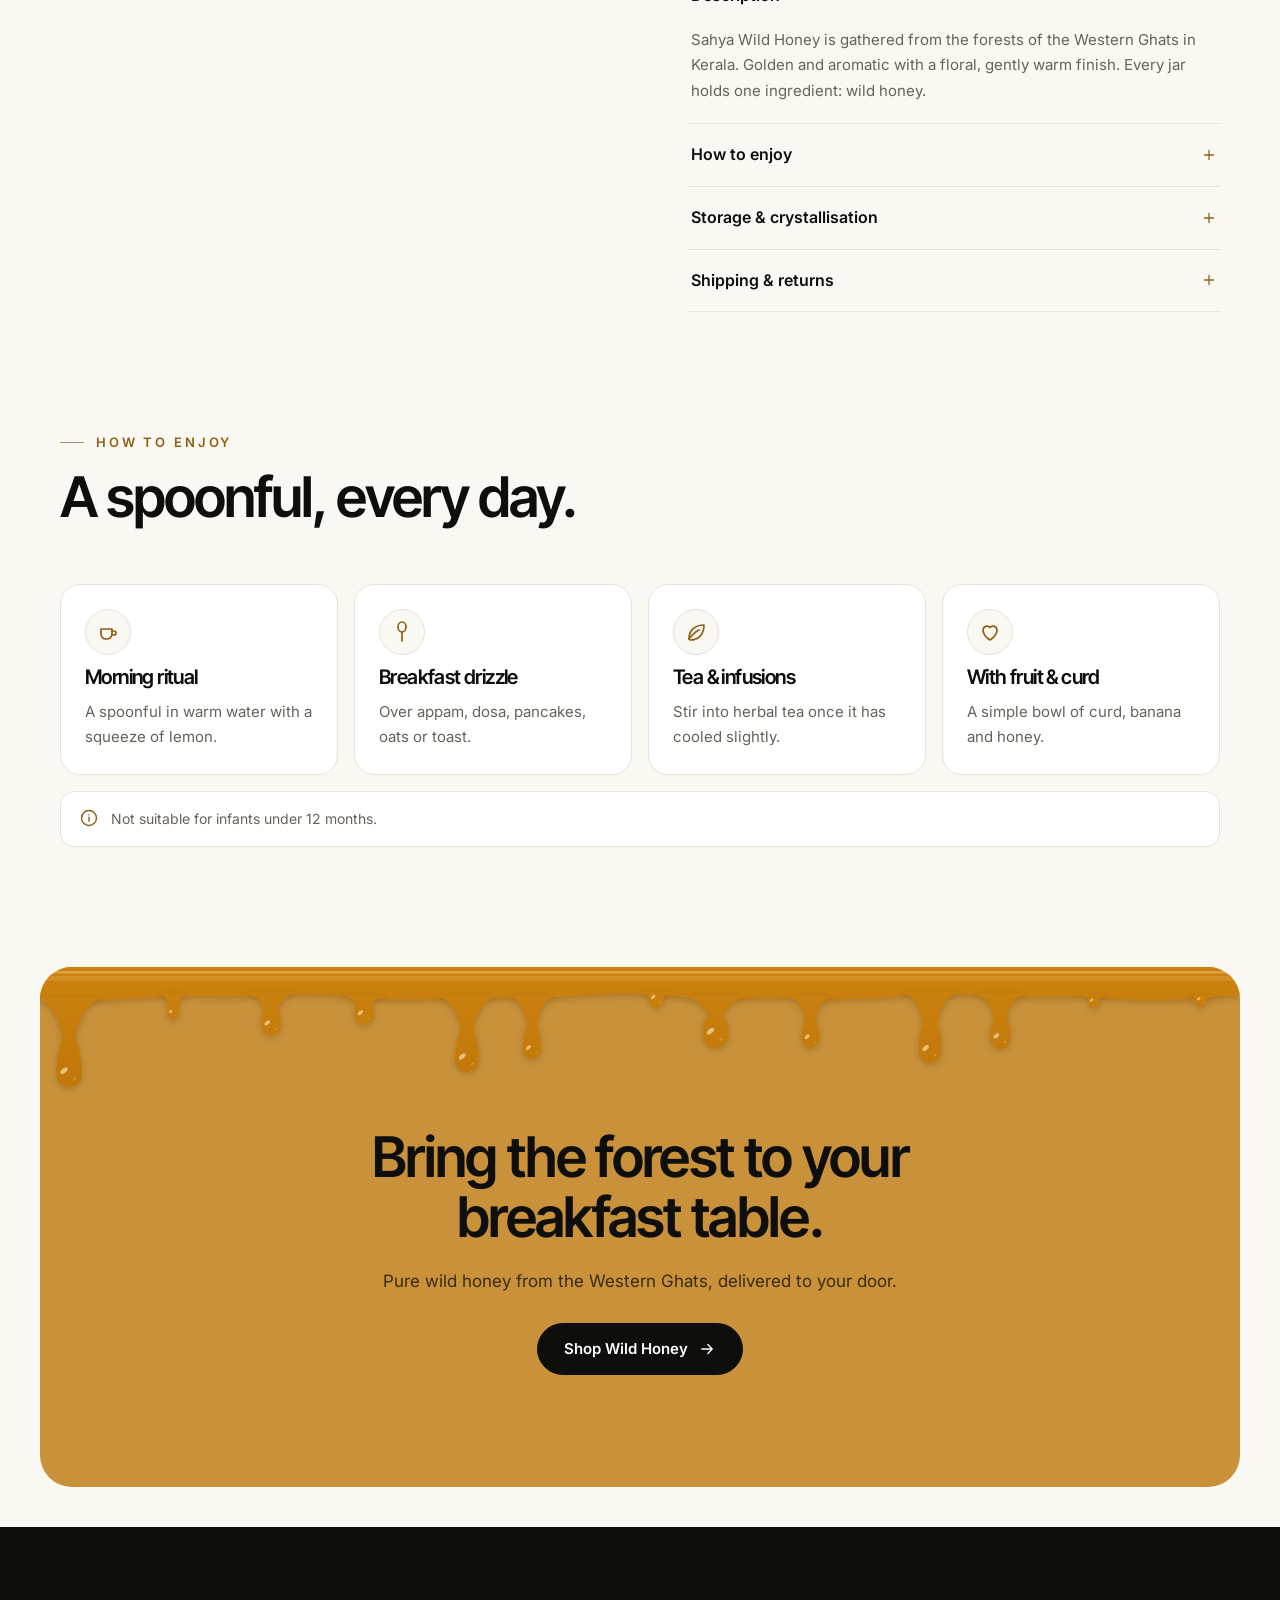
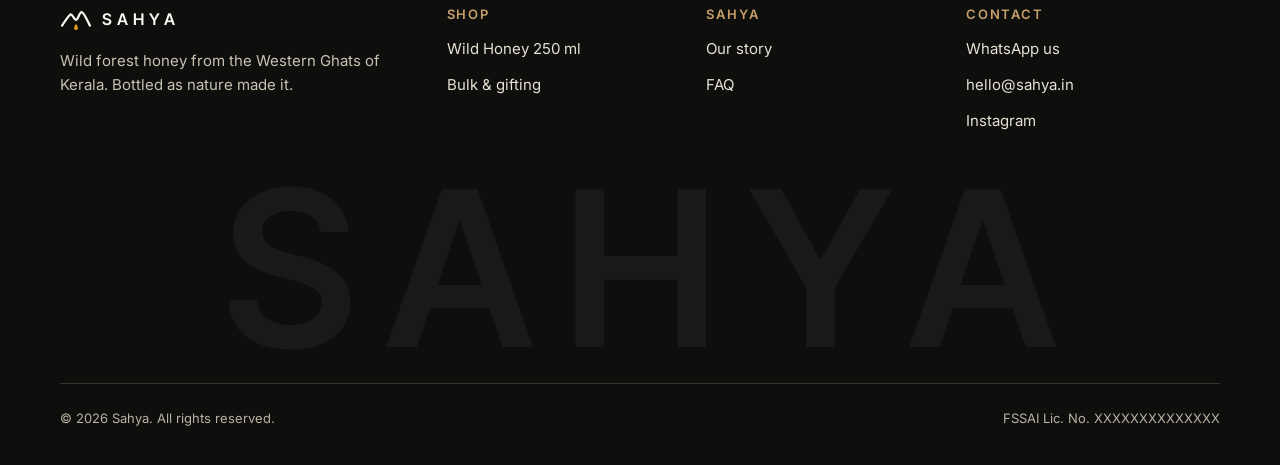
<file: shop.html>
<!doctype html>
<html lang="en" class="no-js">
<head>
  <meta charset="utf-8">
  <meta name="viewport" content="width=device-width, initial-scale=1">
  <title>Wild Honey 250 ml — Sahya</title>
  <meta name="description" content="Sahya Wild Honey: 100% wild forest honey from the Western Ghats of Kerala in a 250 ml glass jar.">
  <meta name="theme-color" content="#FAF8F3">
  <link rel="icon" href="assets/img/favicon.svg" type="image/svg+xml">
  <meta property="og:type" content="website">
  <meta property="og:title" content="Wild Honey 250 ml — Sahya">
  <meta property="og:description" content="Sahya Wild Honey: 100% wild forest honey from the Western Ghats of Kerala in a 250 ml glass jar.">
  <meta property="og:image" content="assets/img/og-image.jpg">
  <meta name="twitter:card" content="summary_large_image">
  <link rel="preconnect" href="https://fonts.googleapis.com">
  <link rel="preconnect" href="https://fonts.gstatic.com" crossorigin>
  <link rel="stylesheet" href="https://fonts.googleapis.com/css2?family=Inter+Tight:wght@500;600;700&amp;family=Inter:wght@400;500;600&amp;display=swap">
  <link rel="stylesheet" href="assets/css/style.css?v=202611191059">
</head>
<body>
<svg width="0" height="0" style="position:absolute" aria-hidden="true"><symbol id="i-leaf" viewBox="0 0 24 24" fill="none" stroke="currentColor" stroke-width="1.7" stroke-linecap="round" stroke-linejoin="round"><path d="M5 19c0-9 6-14 15-14 0 9-5 15-14 15"/><path d="M5 19c3-4 6-7 10-9"/></symbol><symbol id="i-mountain" viewBox="0 0 24 24" fill="none" stroke="currentColor" stroke-width="1.7" stroke-linecap="round" stroke-linejoin="round"><path d="M3 19l6-10 4 6 3-4 5 8z"/></symbol><symbol id="i-drop" viewBox="0 0 24 24" fill="none" stroke="currentColor" stroke-width="1.7" stroke-linecap="round" stroke-linejoin="round"><path d="M12 3c3 5 6 8 6 12a6 6 0 0 1-12 0c0-4 3-7 6-12z"/></symbol><symbol id="i-jar" viewBox="0 0 24 24" fill="none" stroke="currentColor" stroke-width="1.7" stroke-linecap="round" stroke-linejoin="round"><rect x="6" y="7" width="12" height="14" rx="3"/><path d="M7 3h10v4H7z"/><path d="M6 12h12"/></symbol><symbol id="i-bag" viewBox="0 0 24 24" fill="none" stroke="currentColor" stroke-width="1.7" stroke-linecap="round" stroke-linejoin="round"><path d="M5 8h14l-1 12H6z"/><path d="M9 8V6a3 3 0 0 1 6 0v2"/></symbol><symbol id="i-menu" viewBox="0 0 24 24" fill="none" stroke="currentColor" stroke-width="1.7" stroke-linecap="round" stroke-linejoin="round"><path d="M4 7h16M4 12h16M4 17h16"/></symbol><symbol id="i-close" viewBox="0 0 24 24" fill="none" stroke="currentColor" stroke-width="1.7" stroke-linecap="round" stroke-linejoin="round"><path d="M6 6l12 12M18 6L6 18"/></symbol><symbol id="i-chat" viewBox="0 0 24 24" fill="none" stroke="currentColor" stroke-width="1.7" stroke-linecap="round" stroke-linejoin="round"><path d="M4 18l1.5-4A7.5 7.5 0 1 1 9 17.5z"/></symbol><symbol id="i-truck" viewBox="0 0 24 24" fill="none" stroke="currentColor" stroke-width="1.7" stroke-linecap="round" stroke-linejoin="round"><path d="M3 6h11v10H3zM14 10h4l3 3v3h-7"/><circle cx="7" cy="18" r="1.6"/><circle cx="17" cy="18" r="1.6"/></symbol><symbol id="i-sun" viewBox="0 0 24 24" fill="none" stroke="currentColor" stroke-width="1.7" stroke-linecap="round" stroke-linejoin="round"><circle cx="12" cy="12" r="4"/><path d="M12 2v2M12 20v2M2 12h2M20 12h2M5 5l1.4 1.4M17.6 17.6L19 19M5 19l1.4-1.4M17.6 6.4L19 5"/></symbol><symbol id="i-shield" viewBox="0 0 24 24" fill="none" stroke="currentColor" stroke-width="1.7" stroke-linecap="round" stroke-linejoin="round"><path d="M12 3l7 3v6c0 4-3 7-7 9-4-2-7-5-7-9V6z"/><path d="M9 12l2 2 4-4"/></symbol><symbol id="i-heart" viewBox="0 0 24 24" fill="none" stroke="currentColor" stroke-width="1.7" stroke-linecap="round" stroke-linejoin="round"><path d="M12 20s-7-4.5-7-10a4 4 0 0 1 7-2.5A4 4 0 0 1 19 10c0 5.5-7 10-7 10z"/></symbol><symbol id="i-arrow" viewBox="0 0 24 24" fill="none" stroke="currentColor" stroke-width="1.7" stroke-linecap="round" stroke-linejoin="round"><path d="M5 12h14M13 6l6 6-6 6"/></symbol><symbol id="i-down" viewBox="0 0 24 24" fill="none" stroke="currentColor" stroke-width="1.7" stroke-linecap="round" stroke-linejoin="round"><path d="M12 5v14M6 13l6 6 6-6"/></symbol><symbol id="i-minus" viewBox="0 0 24 24" fill="none" stroke="currentColor" stroke-width="1.7" stroke-linecap="round" stroke-linejoin="round"><path d="M6 12h12"/></symbol><symbol id="i-plus" viewBox="0 0 24 24" fill="none" stroke="currentColor" stroke-width="1.7" stroke-linecap="round" stroke-linejoin="round"><path d="M12 6v12M6 12h12"/></symbol><symbol id="i-spoon" viewBox="0 0 24 24" fill="none" stroke="currentColor" stroke-width="1.7" stroke-linecap="round" stroke-linejoin="round"><ellipse cx="12" cy="7" rx="4" ry="5"/><path d="M12 12v9"/></symbol><symbol id="i-cup" viewBox="0 0 24 24" fill="none" stroke="currentColor" stroke-width="1.7" stroke-linecap="round" stroke-linejoin="round"><path d="M5 9h11v5a5 5 0 0 1-5 5h-1a5 5 0 0 1-5-5z"/><path d="M16 11h2a2 2 0 0 1 0 4h-2"/></symbol><symbol id="i-info" viewBox="0 0 24 24" fill="none" stroke="currentColor" stroke-width="1.7" stroke-linecap="round" stroke-linejoin="round"><circle cx="12" cy="12" r="9"/><path d="M12 11v5M12 8h.01"/></symbol><symbol id="i-check" viewBox="0 0 24 24" fill="none" stroke="currentColor" stroke-width="1.7" stroke-linecap="round" stroke-linejoin="round"><path d="M5 12l5 5L20 7"/></symbol><symbol id="i-instagram" viewBox="0 0 24 24" fill="none" stroke="currentColor" stroke-width="1.7" stroke-linecap="round" stroke-linejoin="round"><rect x="3.5" y="3.5" width="17" height="17" rx="5"/><circle cx="12" cy="12" r="4"/><circle cx="17.2" cy="6.8" r=".8" fill="currentColor"/></symbol><symbol id="i-chev-left" viewBox="0 0 24 24" fill="none" stroke="currentColor" stroke-width="1.7" stroke-linecap="round" stroke-linejoin="round"><path d="M15 5l-7 7 7 7"/></symbol><symbol id="i-chev-right" viewBox="0 0 24 24" fill="none" stroke="currentColor" stroke-width="1.7" stroke-linecap="round" stroke-linejoin="round"><path d="M9 5l7 7-7 7"/></symbol><symbol id="i-play" viewBox="0 0 24 24" fill="none" stroke="currentColor" stroke-width="1.7" stroke-linecap="round" stroke-linejoin="round"><path d="M8 5.5v13l11-6.5z" fill="currentColor"/></symbol><symbol id="i-gift" viewBox="0 0 24 24" fill="none" stroke="currentColor" stroke-width="1.7" stroke-linecap="round" stroke-linejoin="round"><rect x="4" y="9" width="16" height="11" rx="1.5"/><path d="M3 9h18M12 9v11M12 9c-2-4-6-4-6-1.5S10 9 12 9zM12 9c2-4 6-4 6-1.5S14 9 12 9z"/></symbol></svg>
<a class="skip-link" href="#main">Skip to content</a>

<header class="site-header">
  <nav class="nav" aria-label="Main">
    <a class="logo" href="index.html" aria-label="Sahya home"><svg viewBox="0 0 34 28" aria-hidden="true"><path d="M2 20 C6 14 9 9 11 8 C13 7 15 14 17 14 C19 14 21 5 23 5.5 C26 6 29 15 32 20" fill="none" stroke="currentColor" stroke-width="2.4" stroke-linecap="round" stroke-linejoin="round"/><path d="M17 18 C15.4 20.6 15 21.8 15 22.8 A2 2 0 0 0 19 22.8 C19 21.8 18.6 20.6 17 18Z" fill="#E39A1D"/></svg><span class="logo__word">SAHYA</span></a>
    <ul class="nav__links"><li><a href="index.html">Home</a></li><li><a href="shop.html" aria-current="page">Shop</a></li><li><a href="about.html">About</a></li><li><a href="index.html#faq">FAQ</a></li></ul>
    <div class="nav__actions">
      <a class="icon-btn" href="shop.html" aria-label="Cart"><svg aria-hidden="true"><use href="#i-bag"/></svg><span class="cart-count" hidden>0</span></a>
      <a class="btn btn--ink nav__cta" href="shop.html"><svg aria-hidden="true"><use href="#i-bag"/></svg>Shop now</a>
      <button class="icon-btn icon-btn--dark menu-toggle" type="button" aria-label="Open menu" aria-expanded="false" aria-controls="mobile-menu">
        <span class="icon-menu"><svg aria-hidden="true"><use href="#i-menu"/></svg></span><span class="icon-close" hidden><svg aria-hidden="true"><use href="#i-close"/></svg></span>
      </button>
    </div>
    <div class="mobile-menu" id="mobile-menu">
      <a href="index.html">Home</a><a href="shop.html">Shop Wild Honey</a><a href="about.html">About Sahya</a><a href="index.html#faq">FAQ</a>
      <a class="btn btn--ink" href="shop.html">Shop now</a>
    </div>
  </nav>
</header>
<main id="main" class="page-top">
<section class="section" style="padding-top:0" data-product>
  <div class="container">
    <ol class="breadcrumb" aria-label="Breadcrumb"><li><a href="index.html">Home</a></li><li><a href="shop.html">Shop</a></li><li aria-current="page">Wild Honey</li></ol>
    <div class="pdp">
      <div class="gallery">
        <div class="gallery__main">
          <span class="tag">BESTSELLER</span>
          <img class="is-jar" src="assets/img/sahya-wild-honey-jar.webp" width="651" height="881" alt="Sahya Wild Honey 250 ml jar, front view">
        </div>
        <div class="thumbs"><button class="thumb thumb--jar" type="button" aria-pressed="true" aria-label="Show image: Sahya Wild Honey 250 ml jar, front view" data-kind="jar" data-src="assets/img/sahya-wild-honey-jar.webp" data-alt="Sahya Wild Honey 250 ml jar, front view"><img src="assets/img/sahya-wild-honey-jar.webp" alt="" loading="lazy"></button><button class="thumb" type="button" aria-pressed="false" aria-label="Show image: Close-up of the Sahya Wild Honey label" data-kind="photo" data-src="assets/img/jar-label.webp" data-alt="Close-up of the Sahya Wild Honey label"><img src="assets/img/jar-label.webp" alt="" loading="lazy"></button><button class="thumb" type="button" aria-pressed="false" aria-label="Show image: Honeybee on a purple wildflower in the Western Ghats" data-kind="photo" data-src="assets/img/bee-wildflower.webp" data-alt="Honeybee on a purple wildflower in the Western Ghats"><img src="assets/img/bee-wildflower.webp" alt="" loading="lazy"></button><button class="thumb" type="button" aria-pressed="false" aria-label="Show image: Honeybee in a wildflower meadow below misty hills" data-kind="photo" data-src="assets/img/bee-meadow.webp" data-alt="Honeybee in a wildflower meadow below misty hills"><img src="assets/img/bee-meadow.webp" alt="" loading="lazy"></button></div>
      </div>

      <div class="pdp__info">
        <div style="display:flex;flex-direction:column;gap:12px">
          <span class="eyebrow">Kerala Wild Forest Honey</span>
          <h1 class="pdp__title">Sahya Wild Honey</h1>
          <div class="price-row"><span class="price pdp__price" data-live-price>Price on request</span><span class="price-note">Inclusive of all taxes</span></div>
        </div>
        <p class="lead">100% pure &amp; organic wild honey from the Western Ghats. Thick, golden and full of forest flavour.</p>

        <fieldset class="bundle-group">
          <legend class="field-label">Bundle &amp; save</legend>
          <div class="bundles">
            <button class="bundle" type="button" data-bundle="1" data-off="0" aria-pressed="false">
              
              <span class="bundle__name">1 JAR</span>
              <span class="bundle__sub">250 ml</span>
              <img class="bundle__img" src="assets/img/bundle-1.webp" alt="" loading="lazy">
              <span class="bundle__total" data-bundle-total>Regular</span>
              <span class="bundle__each" data-bundle-each>price</span>
              <span class="bundle__save" data-bundle-save>Try it</span>
            </button>
            <button class="bundle bundle--tagged" type="button" data-bundle="2" data-off="10" aria-pressed="true">
              <span class="bundle__tag">Most popular</span>
              <span class="bundle__name">2 JARS</span>
              <span class="bundle__sub">500 ml total</span>
              <img class="bundle__img" src="assets/img/bundle-2.webp" alt="" loading="lazy">
              <span class="bundle__total" data-bundle-total>10% off</span>
              <span class="bundle__each" data-bundle-each>on every jar</span>
              <span class="bundle__save" data-bundle-save>You save 10%</span>
            </button>
            <button class="bundle bundle--tagged" type="button" data-bundle="3" data-off="15" aria-pressed="false">
              <span class="bundle__tag bundle__tag--soft">Best value</span>
              <span class="bundle__name">3 JARS</span>
              <span class="bundle__sub">750 ml · gift ready</span>
              <img class="bundle__img" src="assets/img/bundle-3.webp" alt="" loading="lazy">
              <span class="bundle__total" data-bundle-total>15% off</span>
              <span class="bundle__each" data-bundle-each>on every jar</span>
              <span class="bundle__save" data-bundle-save>You save 15%</span>
            </button>
          </div>
        </fieldset>

        <div>
          <span class="field-label" id="qty-label">Quantity</span>
          <div class="buy-row">
            <div class="stepper" role="group" aria-labelledby="qty-label">
              <button type="button" data-qty-dec aria-label="Decrease quantity"><svg aria-hidden="true"><use href="#i-minus"/></svg></button>
              <output data-qty aria-live="polite">1</output>
              <button type="button" data-qty-inc aria-label="Increase quantity"><svg aria-hidden="true"><use href="#i-plus"/></svg></button>
            </div>
            <button class="btn btn--dark" type="button" data-add-to-cart><svg aria-hidden="true"><use href="#i-bag"/></svg>Add to cart</button>
          </div>
        </div>
        <a class="btn btn--line btn--block btn--whatsapp" href="#" data-whatsapp data-order-whatsapp><svg aria-hidden="true"><use href="#i-chat"/></svg>Order on WhatsApp</a>
        <div class="reel-strip">
          <div class="reel-strip__head">
            <span class="reel-strip__label">See it in real life</span>
            <div class="reel-strip__nav">
              <a class="reel-strip__ig" href="https://instagram.com/" target="_blank" rel="noopener"><svg aria-hidden="true"><use href="#i-instagram"/></svg>@sahya.honey</a>
              <button class="mini-arrow" type="button" data-carousel-prev aria-label="Previous videos"><svg aria-hidden="true"><use href="#i-chev-left"/></svg></button>
              <button class="mini-arrow" type="button" data-carousel-next aria-label="Next videos"><svg aria-hidden="true"><use href="#i-chev-right"/></svg></button>
            </div>
          </div>
          <div class="reel-strip__viewport" data-carousel>
            <ul class="reel-strip__track" data-carousel-track>
            <li><button class="reel-thumb" type="button" data-reel="0" data-src="assets/video/reels/reel-1.mp4" data-poster="assets/img/reels/reel-1.jpg" data-caption="Morning light over the Sahya hills, where every jar begins." aria-label="Play video: Morning light over the Sahya hills, where every jar begins.">
              <img src="assets/img/reels/reel-1.jpg" alt="" width="480" height="854" loading="lazy">
              <video muted loop playsinline preload="none" aria-hidden="true"></video>
              <span class="reel-thumb__play" aria-hidden="true"><svg aria-hidden="true"><use href="#i-play"/></svg></span>
            </button></li>
            <li><button class="reel-thumb" type="button" data-reel="1" data-src="assets/video/reels/reel-2.mp4" data-poster="assets/img/reels/reel-2.jpg" data-caption="Slow, thick and golden. This is what one ingredient looks like." aria-label="Play video: Slow, thick and golden. This is what one ingredient looks like.">
              <img src="assets/img/reels/reel-2.jpg" alt="" width="480" height="854" loading="lazy">
              <video muted loop playsinline preload="none" aria-hidden="true"></video>
              <span class="reel-thumb__play" aria-hidden="true"><svg aria-hidden="true"><use href="#i-play"/></svg></span>
            </button></li>
            <li><button class="reel-thumb" type="button" data-reel="2" data-src="assets/video/reels/reel-3.mp4" data-poster="assets/img/reels/reel-3.jpg" data-caption="Under the granite peak, the bees get to work at sunrise." aria-label="Play video: Under the granite peak, the bees get to work at sunrise.">
              <img src="assets/img/reels/reel-3.jpg" alt="" width="480" height="854" loading="lazy">
              <video muted loop playsinline preload="none" aria-hidden="true"></video>
              <span class="reel-thumb__play" aria-hidden="true"><svg aria-hidden="true"><use href="#i-play"/></svg></span>
            </button></li>
            <li><button class="reel-thumb" type="button" data-reel="3" data-src="assets/video/reels/reel-4.mp4" data-poster="assets/img/reels/reel-4.jpg" data-caption="Wild flowers, wild bees, wild honey." aria-label="Play video: Wild flowers, wild bees, wild honey.">
              <img src="assets/img/reels/reel-4.jpg" alt="" width="480" height="854" loading="lazy">
              <video muted loop playsinline preload="none" aria-hidden="true"></video>
              <span class="reel-thumb__play" aria-hidden="true"><svg aria-hidden="true"><use href="#i-play"/></svg></span>
            </button></li>
            <li><button class="reel-thumb" type="button" data-reel="4" data-src="assets/video/reels/reel-5.mp4" data-poster="assets/img/reels/reel-5.jpg" data-caption="Honey that pours like this was never rushed." aria-label="Play video: Honey that pours like this was never rushed.">
              <img src="assets/img/reels/reel-5.jpg" alt="" width="480" height="854" loading="lazy">
              <video muted loop playsinline preload="none" aria-hidden="true"></video>
              <span class="reel-thumb__play" aria-hidden="true"><svg aria-hidden="true"><use href="#i-play"/></svg></span>
            </button></li>
            <li><button class="reel-thumb" type="button" data-reel="5" data-src="assets/video/reels/reel-6.mp4" data-poster="assets/img/reels/reel-6.jpg" data-caption="Sahya Wild Honey, 250 ml. Sealed in glass, gold lid." aria-label="Play video: Sahya Wild Honey, 250 ml. Sealed in glass, gold lid.">
              <img src="assets/img/reels/reel-6.jpg" alt="" width="480" height="854" loading="lazy">
              <video muted loop playsinline preload="none" aria-hidden="true"></video>
              <span class="reel-thumb__play" aria-hidden="true"><svg aria-hidden="true"><use href="#i-play"/></svg></span>
            </button></li>
            </ul>
          </div>
        </div>

        <div class="delivery"><svg aria-hidden="true"><use href="#i-truck"/></svg><span>Delivery across India. Message us on WhatsApp for your pincode.</span></div>
        <div class="facts"><div class="fact"><svg aria-hidden="true"><use href="#i-drop"/></svg><strong>Ingredients</strong><span>100% Wild Honey</span></div><div class="fact"><svg aria-hidden="true"><use href="#i-heart"/></svg><strong>Benefits</strong><span>Rich in natural nutrients</span></div><div class="fact"><svg aria-hidden="true"><use href="#i-shield"/></svg><strong>Storage</strong><span>Cool and dry place</span></div></div>
        <div class="accordion accordion--compact"><details open><summary>Description<span class="accordion__icon"><svg aria-hidden="true"><use href="#i-plus"/></svg></span></summary><p>Sahya Wild Honey is gathered from the forests of the Western Ghats in Kerala. Golden and aromatic with a floral, gently warm finish. Every jar holds one ingredient: wild honey.</p></details><details><summary>How to enjoy<span class="accordion__icon"><svg aria-hidden="true"><use href="#i-plus"/></svg></span></summary><p>Stir into warm water with lemon, drizzle over appam, dosa or pancakes, sweeten herbal tea once it has cooled a little, or spoon straight from the jar.</p></details><details><summary>Storage &amp; crystallisation<span class="accordion__icon"><svg aria-hidden="true"><use href="#i-plus"/></svg></span></summary><p>Keep the lid closed and store in a cool, dry place away from sunlight. If it crystallises, rest the closed jar in warm water and stir.</p></details><details><summary>Shipping &amp; returns<span class="accordion__icon"><svg aria-hidden="true"><use href="#i-plus"/></svg></span></summary><p>Message us on WhatsApp with your pincode for delivery time and charges. Write to us within 48 hours of delivery if your jar arrives damaged.</p></details></div>
      </div>
    </div>
  </div>
</section>

<section class="section section--tight-top">
  <div class="container">
    <div class="section-head reveal"><span class="eyebrow">How to enjoy</span><h2 class="h2">A spoonful, every day.</h2></div>
    <div class="card-grid card-grid--4"><article class="card card--sm reveal"><span class="card__icon card__icon--tint"><svg aria-hidden="true"><use href="#i-cup"/></svg></span><h3>Morning ritual</h3><p>A spoonful in warm water with a squeeze of lemon.</p></article><article class="card card--sm reveal"><span class="card__icon card__icon--tint"><svg aria-hidden="true"><use href="#i-spoon"/></svg></span><h3>Breakfast drizzle</h3><p>Over appam, dosa, pancakes, oats or toast.</p></article><article class="card card--sm reveal"><span class="card__icon card__icon--tint"><svg aria-hidden="true"><use href="#i-leaf"/></svg></span><h3>Tea &amp; infusions</h3><p>Stir into herbal tea once it has cooled slightly.</p></article><article class="card card--sm reveal"><span class="card__icon card__icon--tint"><svg aria-hidden="true"><use href="#i-heart"/></svg></span><h3>With fruit &amp; curd</h3><p>A simple bowl of curd, banana and honey.</p></article></div>
    <div class="notice reveal"><svg aria-hidden="true"><use href="#i-info"/></svg><span>Not suitable for infants under 12 months.</span></div>
  </div>
</section>

<section class="cta-wrap">
  <div class="cta reveal">
    <svg class="cta__drips" viewBox="0 0 1440 100" preserveAspectRatio="none" aria-hidden="true"><path d="M0 0 H1440 V20 H1380 C1378 44 1380 68 1370 68 C1360 68 1362 44 1360 20 H1270 C1268 37 1270 54 1260 54 C1250 54 1252 37 1250 20 H1146 C1144 40 1146 60 1138 60 C1130 60 1132 40 1130 20 H1056 C1054 51 1056 82 1048 82 C1040 82 1042 51 1040 20 H954 C952 37 954 54 942 54 C930 54 932 37 930 20 H824 C822 44 824 68 812 68 C800 68 802 44 800 20 H736 C734 37 736 54 728 54 C720 54 722 37 720 20 H620 C618 59 620 98 610 98 C600 98 602 59 600 20 H486 C484 44 486 68 478 68 C470 68 472 44 470 20 H406 C404 40 406 60 398 60 C390 60 392 40 390 20 H280 C278 37 280 54 270 54 C260 54 262 37 260 20 H194 C192 37 194 54 182 54 C170 54 172 37 170 20 H76 C74 40 76 60 68 60 C60 60 62 40 60 20 H0 Z" fill="#C97F0E"/></svg>
    <canvas class="cta__honey" aria-hidden="true"></canvas>
    <!-- Optional: add assets/video/honey-drip.mp4 to show a real honey video here instead of the animation -->
    <video class="cta__video" muted loop playsinline preload="none" aria-hidden="true"
           data-desktop="assets/video/honey-drip.mp4" data-mobile="assets/video/honey-drip-mobile.mp4"></video>
    <h2>Bring the forest to your breakfast table.</h2>
    <p>Pure wild honey from the Western Ghats, delivered to your door.</p>
    <a class="btn btn--ink" href="shop.html">Shop Wild Honey<svg aria-hidden="true"><use href="#i-arrow"/></svg></a>
  </div>
</section>

<dialog class="reel-modal" aria-label="Sahya video">
  <div class="reel-modal__inner">
    <button class="reel-modal__close" type="button" data-reel-close aria-label="Close video"><svg aria-hidden="true"><use href="#i-close"/></svg></button>
    <div class="reel-modal__media">
      <video playsinline loop controls></video>
      <span class="reel__badge"><svg aria-hidden="true"><use href="#i-instagram"/></svg>@sahya.honey</span>
      <button class="reel-modal__nav reel-modal__nav--prev" type="button" data-reel-prev aria-label="Previous video"><svg aria-hidden="true"><use href="#i-chev-left"/></svg></button>
      <button class="reel-modal__nav reel-modal__nav--next" type="button" data-reel-next aria-label="Next video"><svg aria-hidden="true"><use href="#i-chev-right"/></svg></button>
    </div>
    <p class="reel-modal__caption"></p>
    <div class="reel__product">
      <img src="assets/img/sahya-wild-honey-jar.webp" alt="" width="40" height="54">
      <div><strong>Sahya Wild Honey</strong><span data-price="250">Price on request</span></div>
      <button class="reel__add" type="button" data-quick-add aria-label="Add Sahya Wild Honey to cart"><svg aria-hidden="true"><use href="#i-bag"/></svg>Add to cart</button>
    </div>
  </div>
</dialog>
</main>
<footer class="site-footer">
  <div class="container">
    <div class="footer__grid">
      <div class="footer__brand">
        <a class="logo" href="index.html" aria-label="Sahya home"><svg viewBox="0 0 34 28" aria-hidden="true"><path d="M2 20 C6 14 9 9 11 8 C13 7 15 14 17 14 C19 14 21 5 23 5.5 C26 6 29 15 32 20" fill="none" stroke="currentColor" stroke-width="2.4" stroke-linecap="round" stroke-linejoin="round"/><path d="M17 18 C15.4 20.6 15 21.8 15 22.8 A2 2 0 0 0 19 22.8 C19 21.8 18.6 20.6 17 18Z" fill="#E39A1D"/></svg><span class="logo__word">SAHYA</span></a>
        <p>Wild forest honey from the Western Ghats of Kerala. Bottled as nature made it.</p>
      </div>
      <div class="footer__col">
        <h3>Shop</h3>
        <a href="shop.html">Wild Honey 250 ml</a>
        <a href="#" data-whatsapp="Hi Sahya, I would like to ask about bulk or gift orders.">Bulk &amp; gifting</a>
      </div>
      <div class="footer__col">
        <h3>Sahya</h3>
        <a href="about.html">Our story</a>
        <a href="index.html#faq">FAQ</a>
      </div>
      <div class="footer__col footer__contact">
        <h3>Contact</h3>
        <a href="#" data-whatsapp="Hi Sahya!">WhatsApp us</a>
        <a href="mailto:hello@sahya.in">hello@sahya.in</a>
        <a href="https://instagram.com/" rel="noopener" target="_blank">Instagram</a>
      </div>
    </div>
    <div class="footer__wordmark" aria-hidden="true">SAHYA</div>
    <div class="footer__bottom">
      <span>© <span data-year>2026</span> Sahya. All rights reserved.</span>
      <span>FSSAI Lic. No. XXXXXXXXXXXXXX</span>
    </div>
  </div>
</footer>

<div class="toast" role="status" aria-live="polite"><svg aria-hidden="true"><use href="#i-check"/></svg><span class="toast__text"></span></div>
<script src="assets/js/main.js?v=202611191059" defer></script>
</body>
</html>
</file>
<file: assets/css/style.css>
/* ==========================================================================
   Sahya — Kerala Wild Forest Honey
   Main stylesheet (mobile-first, no frameworks)
   ========================================================================== */

/* ---------- 1. Design tokens ---------- */
:root {
  /* Palette: Ivory & Black with a honey-gold accent */
  --cream: #FAF8F3;
  --paper: #FFFFFF;
  --ink: #0E0E0D;
  --ink-soft: #252421;
  --muted: #66625A;
  --forest: #0E0E0D;      /* primary dark (buttons, dark bands, footer) */
  --forest-2: #2C2B28;    /* hover / secondary dark */
  --honey: #C8913A;       /* gold accent */
  --honey-deep: #8F5F14;  /* gold text on light backgrounds */
  --honey-tint: #F3EBDC;
  --line: #E8E3D8;
  --sage: #BDB8AD;        /* muted text on dark */

  --font-body: "Inter", system-ui, -apple-system, "Segoe UI", sans-serif;
  --font-head: "Inter Tight", "Inter", system-ui, sans-serif;

  --radius-sm: 14px;
  --radius: 24px;
  --radius-lg: 32px;
  --container: 1240px;
  --gutter: 22px;
  --section: 72px;

  --shadow-sm: 0 4px 16px rgba(30, 28, 24, .06);
  --shadow: 0 10px 34px rgba(30, 28, 24, .12);
  --ease: cubic-bezier(.2, .7, .2, 1);
}

@media (min-width: 900px) {
  :root { --gutter: 40px; --section: 120px; }
}

/* ---------- 2. Base ---------- */
*, *::before, *::after { box-sizing: border-box; }
html { scroll-behavior: smooth; -webkit-text-size-adjust: 100%; }
body {
  margin: 0;
  font-family: var(--font-body);
  font-size: 16px;
  line-height: 1.6;
  color: var(--ink);
  background: var(--cream);
  -webkit-font-smoothing: antialiased;
  text-rendering: optimizeLegibility;
}
img { display: block; max-width: 100%; height: auto; }
a { color: var(--forest); }
a:hover { color: var(--honey-deep); }
button { font: inherit; color: inherit; }
:focus-visible { outline: 3px solid var(--honey); outline-offset: 3px; border-radius: 6px; }
h1, h2, h3 {
  font-family: var(--font-head);
  font-weight: 600;
  letter-spacing: -0.03em;
  line-height: 1.08;
  margin: 0;
}
p { margin: 0; }
.sr-only {
  position: absolute; width: 1px; height: 1px; padding: 0; margin: -1px;
  overflow: hidden; clip: rect(0, 0, 0, 0); white-space: nowrap; border: 0;
}
.skip-link {
  position: absolute; left: 12px; top: -60px; z-index: 100;
  padding: 10px 16px; border-radius: 999px; background: var(--ink); color: var(--paper);
}
.skip-link:focus { top: 12px; }

.container { width: 100%; max-width: var(--container); margin: 0 auto; padding: 0 var(--gutter); }
.section { padding: var(--section) 0; }
.section--tight-top { padding-top: 0; }

.eyebrow {
  display: inline-flex; align-items: center; gap: 12px;
  font-size: 13px; font-weight: 600; letter-spacing: .22em; text-transform: uppercase;
  color: var(--honey-deep);
}
.eyebrow::before { content: ""; width: 24px; height: 1.5px; background: currentColor; opacity: .7; }
.eyebrow--light { color: var(--honey); }
.h2 { font-size: clamp(34px, 4.4vw, 56px); letter-spacing: -0.035em; }
.lead { font-size: 17px; line-height: 1.65; color: var(--muted); }
.section-head { display: flex; flex-direction: column; gap: 14px; margin-bottom: 32px; }
@media (min-width: 900px) {
  .section-head { margin-bottom: 56px; }
  .section-head--split { flex-direction: row; align-items: flex-end; justify-content: space-between; gap: 40px; }
  .section-head--split .lead { max-width: 420px; }
}
.section-head__title { display: flex; flex-direction: column; gap: 14px; max-width: 640px; }

/* ---------- 3. Buttons ---------- */
.btn {
  display: inline-flex; align-items: center; justify-content: center; gap: 10px;
  height: 52px; padding: 0 26px; border-radius: 999px;
  border: 1.5px solid transparent;
  font-size: 15px; font-weight: 600; text-decoration: none; cursor: pointer;
  transition: background .2s, color .2s, transform .2s, box-shadow .2s;
}
.btn svg { width: 18px; height: 18px; flex: none; }
.btn--dark { background: var(--forest); color: var(--paper); border-color: var(--forest); }
.btn--dark:hover { background: var(--forest-2); color: var(--paper); }
.btn--ink { background: var(--ink); color: var(--paper); border-color: var(--ink); }
.btn--ink:hover { background: var(--forest); border-color: var(--forest); color: var(--paper); }
.btn--line { background: transparent; color: var(--forest); border-color: var(--forest); }
.btn--line:hover { background: rgba(14, 14, 13, .06); color: var(--forest); }
.btn--white { background: #fff; color: var(--ink); box-shadow: 0 10px 28px rgba(30, 28, 24, .16); }
.btn--white:hover { color: var(--ink); transform: translateY(-1px); box-shadow: 0 14px 34px rgba(30, 28, 24, .22); }
.btn--text { height: 52px; padding: 0 16px; color: var(--ink); text-decoration: none; font-weight: 600; font-size: 15px; display: inline-flex; align-items: center; }
.btn--text:hover { color: var(--honey-deep); }
.btn--block { width: 100%; }
@media (min-width: 600px) { .btn--block-mobile { width: auto; } }

/* ---------- 4. Header / pill navigation ---------- */
.site-header {
  position: fixed; z-index: 50; top: 18px; left: 0; right: 0;
  display: flex; justify-content: center; padding: 0 14px;
  pointer-events: none;
}
.nav {
  pointer-events: auto;
  position: relative;
  display: flex; align-items: center; justify-content: space-between; gap: 28px;
  width: 100%; max-width: 820px;
  padding: 6px 6px 6px 18px; border-radius: 999px;
  background: rgba(255, 253, 248, .9);
  -webkit-backdrop-filter: blur(14px); backdrop-filter: blur(14px);
  box-shadow: 0 10px 34px rgba(30, 28, 24, .12);
  transition: box-shadow .3s, background .3s;
}
.site-header.is-scrolled .nav { background: rgba(255, 253, 248, .97); box-shadow: 0 12px 40px rgba(30, 28, 24, .18); }
.logo { display: inline-flex; align-items: center; gap: 10px; text-decoration: none; color: var(--ink); }
.logo:hover { color: var(--ink); }
.logo svg { width: 32px; height: 26px; flex: none; }
.logo__word { font-family: var(--font-head); font-weight: 600; font-size: 16px; letter-spacing: .32em; }
.nav__links { display: none; gap: 4px; list-style: none; margin: 0; padding: 0; }
.nav__links a {
  display: inline-flex; padding: 8px 12px; border-radius: 999px;
  font-size: 14px; font-weight: 500; color: var(--ink); text-decoration: none;
}
.nav__links a:hover { background: rgba(30, 28, 24, .06); color: var(--ink); }
.nav__links a[aria-current="page"] { font-weight: 600; color: var(--honey-deep); }
.nav__actions { display: flex; align-items: center; gap: 4px; }
.icon-btn {
  position: relative; display: grid; place-items: center; width: 44px; height: 44px;
  border: 0; border-radius: 50%; background: transparent; color: var(--ink);
  cursor: pointer; text-decoration: none;
}
.icon-btn:hover { background: rgba(30, 28, 24, .06); color: var(--ink); }
.icon-btn svg { width: 21px; height: 21px; }
.icon-btn--dark { background: var(--ink); color: var(--paper); }
.icon-btn--dark:hover { background: var(--forest); color: var(--paper); }
.cart-count {
  position: absolute; top: 4px; right: 2px; min-width: 18px; height: 18px; padding: 0 5px;
  border-radius: 999px; background: var(--honey); color: var(--ink);
  font-size: 11px; font-weight: 700; line-height: 18px; text-align: center;
}
.cart-count[hidden] { display: none; }
.nav__cta { display: none; height: 40px; padding: 0 18px; font-size: 14px; }
.nav__cta svg { width: 16px; height: 16px; }

.mobile-menu {
  position: absolute; top: calc(100% + 8px); left: 0; right: 0;
  display: flex; flex-direction: column; padding: 8px;
  border-radius: 22px; background: var(--paper); box-shadow: 0 20px 50px rgba(30, 28, 24, .2);
  opacity: 0; transform: translateY(-6px); visibility: hidden;
  transition: opacity .2s, transform .2s, visibility .2s;
}
.mobile-menu.is-open { opacity: 1; transform: none; visibility: visible; }
.mobile-menu a:not(.btn) {
  padding: 14px 16px; border-radius: 12px; font-size: 17px; font-weight: 500;
  color: var(--ink); text-decoration: none;
}
.mobile-menu a:not(.btn):hover { background: var(--cream); }
.mobile-menu .btn { margin: 8px; }

@media (min-width: 900px) {
  .site-header { top: 26px; }
  .nav { width: auto; padding-left: 22px; }
  .nav__links { display: flex; }
  .nav__cta { display: inline-flex; }
  .menu-toggle, .mobile-menu { display: none; }
}

/* Inner pages: header sits on cream */
.page-top { padding-top: 104px; }
@media (min-width: 900px) { .page-top { padding-top: 120px; } }

/* ---------- 5. Hero ---------- */
.hero-wrap { padding: 8px; }
.hero {
  position: relative; overflow: hidden;
  height: 880px; max-height: 100svh; min-height: 660px;
  border-radius: var(--radius);
  background: linear-gradient(180deg, #C9D0DA 0%, #D3D9DF 40%, #DCDFE4 100%);
  isolation: isolate;
}
.hero__media {
  position: absolute; left: 0; right: 0; bottom: 0; top: 34%;
  -webkit-mask-image: linear-gradient(180deg, transparent 0%, #000 16%);
  mask-image: linear-gradient(180deg, transparent 0%, #000 16%);
  overflow: hidden; z-index: -2;
}
.hero__media img, .hero__media video {
  width: 100%; height: 100%; object-fit: cover; object-position: 50% 100%;
  animation: kenburns 40s ease-in-out infinite alternate;
  transform-origin: 50% 70%; will-change: transform; backface-visibility: hidden;
}
.hero__media picture, .hero__media picture img { position: absolute; inset: 0; width: 100%; height: 100%; }
.hero__video {
  position: absolute; inset: 0; z-index: -2; width: 100%; height: 100%;
  object-fit: cover; object-position: 50% 55%;
  opacity: 0; transition: opacity 1.2s ease;
}
@media (min-width: 900px) { .hero__video { object-position: 50% 62%; } }
.hero__video.is-playing { opacity: 1; }
.hero__shade {
  position: absolute; inset: 0; z-index: -1; pointer-events: none;
  background:
    radial-gradient(ellipse 46% 34% at 50% 40%, rgba(240, 240, 242, .5), rgba(240, 240, 242, 0) 100%),
    linear-gradient(180deg,
    rgba(236, 238, 241, .55) 0%, rgba(236, 238, 241, .2) 30%, rgba(236, 238, 241, 0) 48%,
    rgba(20, 22, 16, 0) 78%, rgba(20, 22, 16, .22) 100%);
}
.hero__content {
  display: flex; flex-direction: column; align-items: center; text-align: center; gap: 14px;
  max-width: 900px; margin: 0 auto; padding: 116px 22px 0;
}
.badge {
  display: inline-flex; align-items: center; gap: 8px;
  padding: 6px 14px 6px 6px; border-radius: 999px;
  background: rgba(255, 255, 255, .78);
  -webkit-backdrop-filter: blur(8px); backdrop-filter: blur(8px);
  box-shadow: var(--shadow-sm);
  font-size: 13px; font-weight: 500; color: var(--ink);
}
.badge__dot { display: grid; place-items: center; width: 22px; height: 22px; border-radius: 50%; background: var(--honey); }
.badge__dot svg { width: 13px; height: 13px; }
.hero__title { font-size: clamp(40px, 6vw, 92px); line-height: 1.02; letter-spacing: -0.04em; }
.hero__title span { color: var(--honey-deep); }
.hero__sub { max-width: 520px; font-size: 16px; line-height: 1.55; color: var(--ink-soft); }
.hero__actions { display: flex; flex-wrap: wrap; justify-content: center; align-items: center; gap: 6px; padding-top: 8px; }
.hero__actions .btn--text { display: none; }
.scroll-pill {
  position: absolute; left: 50%; bottom: 22px; transform: translateX(-50%);
  display: flex; align-items: center; justify-content: center; gap: 8px;
  width: 116px; height: 40px; border-radius: 999px;
  background: rgba(24, 26, 20, .5); -webkit-backdrop-filter: blur(10px); backdrop-filter: blur(10px);
  color: #fff; text-decoration: none; font-size: 11px; font-weight: 600; letter-spacing: .3em;
  animation: bob 2.4s ease-in-out infinite;
}
.scroll-pill:hover { color: #fff; background: rgba(24, 26, 20, .65); }
.scroll-pill svg { width: 12px; height: 12px; }

@media (min-width: 900px) {
  .hero-wrap { padding: 14px; }
  .hero { height: 940px; min-height: 720px; max-height: calc(100vh - 28px); border-radius: var(--radius-lg); background: #D8DDE3; }
  .hero__media { top: 0; -webkit-mask-image: none; mask-image: none; }
  .hero__media img, .hero__media video { object-position: 50% 62%; }
  .hero__content { gap: 22px; padding-top: clamp(140px, 20vh, 190px); }
  .hero__sub { font-size: 19px; }
  .hero__actions .btn--text { display: inline-flex; }
  .scroll-pill { bottom: 30px; }
}
.hero--short { height: 760px; }
@media (min-width: 900px) { .hero--short { height: 860px; } }

/* ---------- 6. Highlights strip ---------- */
.highlights { padding: 48px 0; }
.highlights__grid {
  display: grid; grid-template-columns: repeat(2, minmax(0, 1fr)); gap: 28px 18px;
  padding-bottom: 40px; border-bottom: 1px solid var(--line);
}
.highlight { display: flex; flex-direction: column; gap: 14px; }
.icon-circle {
  flex: none; display: grid; place-items: center; width: 52px; height: 52px; border-radius: 50%;
  background: var(--honey-tint); color: var(--honey-deep);
}
.icon-circle svg { width: 24px; height: 24px; }
.highlight__text strong { display: block; font-size: 15px; font-weight: 600; }
.highlight__text span { display: block; font-size: 14px; color: var(--muted); line-height: 1.45; }
@media (min-width: 900px) {
  .highlights { padding: 80px 0 64px; }
  .highlights__grid { grid-template-columns: repeat(4, minmax(0, 1fr)); gap: 32px; padding-bottom: 56px; }
  .highlight { flex-direction: row; align-items: center; }
  .highlight__text strong { font-size: 16px; }
}

/* ---------- 7. Cards ---------- */
.card-grid { display: grid; gap: 16px; }
@media (min-width: 900px) { .card-grid--3 { grid-template-columns: repeat(3, minmax(0, 1fr)); gap: 24px; } }
@media (min-width: 700px) { .card-grid--4 { grid-template-columns: repeat(2, minmax(0, 1fr)); } }
@media (min-width: 1100px) { .card-grid--4 { grid-template-columns: repeat(4, minmax(0, 1fr)); } }
.card {
  display: flex; flex-direction: column; gap: 16px; padding: 26px;
  border-radius: var(--radius); background: var(--paper); border: 1px solid var(--line);
  transition: transform .3s var(--ease), box-shadow .3s var(--ease);
}
.card:hover { transform: translateY(-3px); box-shadow: 0 18px 40px rgba(60, 40, 10, .08); border-color: #DCCFB3; }
.card h3 { font-size: 24px; margin-top: 8px; }
.card p { font-size: 16px; line-height: 1.65; color: var(--muted); }
.card__icon {
  display: grid; place-items: center; width: 52px; height: 52px; border-radius: 50%;
  border: 1px solid var(--line); background: var(--cream); color: var(--honey-deep);
}
.card__icon svg { width: 24px; height: 24px; }
.card__icon--tint { background: var(--cream); color: var(--honey-deep); }
.card--sm { padding: 24px; gap: 12px; border-radius: 20px; }
.card--sm h3 { font-size: 20px; margin-top: 0; }
.card--sm p { font-size: 15px; }
.card--sm .card__icon { width: 46px; height: 46px; }
@media (min-width: 900px) { .card { padding: 36px; } .card h3 { font-size: 26px; } .card--sm { padding: 24px; } .card--sm h3 { font-size: 20px; } }

/* ---------- 8. Featured product ---------- */
.feature { display: grid; gap: 32px; align-items: center; }
@media (min-width: 900px) { .feature { grid-template-columns: repeat(2, minmax(0, 1fr)); gap: 72px; } }
.product-stage {
  position: relative; overflow: hidden; display: grid; place-items: center;
  min-height: 380px; padding: 40px 24px; border-radius: 28px;
  background: radial-gradient(circle at 50% 42%, #FFF3D6 0%, #F7E6C4 55%, #EFD6A6 100%);
}
.product-stage img { width: 200px; filter: drop-shadow(0 24px 30px rgba(90, 60, 10, .28)); animation: float 6s ease-in-out infinite; }
@media (min-width: 900px) { .product-stage { min-height: 560px; padding: 56px; } .product-stage img { width: 300px; } }
.tag {
  position: absolute; top: 20px; left: 20px; padding: 8px 14px; border-radius: 999px;
  background: var(--forest); color: var(--paper); font-size: 12px; font-weight: 600; letter-spacing: .08em;
}
.feature__info { display: flex; flex-direction: column; gap: 18px; }
.price-row { display: flex; align-items: baseline; flex-wrap: wrap; gap: 12px; }
.price { font-family: var(--font-head); font-size: 28px; font-weight: 600; color: var(--honey-deep); letter-spacing: -0.02em; }
.price-note { font-size: 15px; color: var(--muted); }
.spec-list { list-style: none; margin: 0; padding: 0; }
.spec-list li { display: flex; gap: 14px; align-items: flex-start; padding: 16px 0; border-top: 1px solid var(--line); }
.spec-list svg { width: 20px; height: 20px; color: var(--honey-deep); flex: none; margin-top: 2px; }
.spec-list strong { display: block; font-size: 13px; letter-spacing: .14em; text-transform: uppercase; }
.spec-list span { font-size: 15px; color: var(--muted); }
.btn-row { display: flex; flex-wrap: wrap; gap: 12px; padding-top: 6px; }
.btn-row .btn { flex: 1 1 100%; }
@media (min-width: 600px) { .btn-row .btn { flex: 0 0 auto; } }

/* ---------- 9. Process (forest band) ---------- */
.process { position: relative; overflow: hidden; background: var(--forest); color: var(--cream); }
.process .h2 { color: var(--cream); }
.process__ridge path { fill: var(--forest-2); }
.process__ridge { position: absolute; left: 0; bottom: 0; width: 100%; height: 120px; opacity: .35; pointer-events: none; }
@media (min-width: 900px) { .process__ridge { height: 200px; } }
.steps { position: relative; list-style: none; margin: 0; padding: 0; display: grid; gap: 28px; }
.step { display: flex; gap: 18px; }
.step__num {
  flex: none; display: grid; place-items: center; width: 56px; height: 56px; border-radius: 50%;
  background: var(--honey); color: var(--ink);
  font-family: var(--font-head); font-size: 22px; font-weight: 600; position: relative; z-index: 1;
}
.step h3 { font-size: 22px; color: var(--cream); margin-bottom: 8px; }
.step p { font-size: 15px; line-height: 1.6; color: var(--sage); }
@media (min-width: 900px) {
  .steps { grid-template-columns: repeat(4, minmax(0, 1fr)); gap: 40px; }
  .steps::before { content: ""; position: absolute; left: 28px; right: 12%; top: 28px; border-top: 2px dashed rgba(244, 194, 91, .45); }
  .step { flex-direction: column; gap: 16px; }
}

/* ---------- 10. Split (image + text) ---------- */
.split { display: grid; gap: 32px; align-items: center; }
@media (min-width: 900px) { .split { grid-template-columns: 1.1fr 1fr; gap: 72px; } .split--even { grid-template-columns: 1fr 1fr; } }
.photo-card { position: relative; overflow: hidden; border-radius: 28px; min-height: 320px; background: #E9E2CF; }
.photo-card img { position: absolute; inset: 0; width: 100%; height: 100%; object-fit: cover; transition: transform 1.2s var(--ease); }
.photo-card:hover img { transform: scale(1.04); }
.photo-card__label {
  position: absolute; left: 18px; bottom: 18px; padding: 8px 14px; border-radius: 999px;
  background: rgba(255, 253, 248, .92); font-size: 13px; color: var(--ink);
}
@media (min-width: 900px) { .photo-card { min-height: 480px; } .photo-card--tall { min-height: 560px; } }
.split__text { display: flex; flex-direction: column; gap: 18px; }
.split__text .lead { line-height: 1.75; }
.quote { font-family: var(--font-head); font-size: 22px; font-weight: 500; line-height: 1.45; color: var(--forest); letter-spacing: -0.01em; margin-top: 8px; }
.quote-by { font-size: 14px; color: var(--muted); }

/* ---------- 11. FAQ / accordions ---------- */
.faq { display: grid; gap: 24px; }
@media (min-width: 900px) { .faq { grid-template-columns: 1fr 1.6fr; gap: 72px; } }
.accordion { border-top: 1px solid var(--line); }
.accordion details { border-bottom: 1px solid var(--line); }
.accordion summary {
  display: flex; justify-content: space-between; align-items: center; gap: 20px;
  padding: 22px 4px; cursor: pointer; list-style: none;
  font-size: 17px; font-weight: 500;
}
.accordion summary::-webkit-details-marker { display: none; }
.accordion__icon {
  flex: none; display: grid; place-items: center; width: 36px; height: 36px; border-radius: 50%;
  background: var(--honey-tint); color: var(--honey-deep); transition: transform .25s var(--ease);
}
.accordion__icon svg { width: 18px; height: 18px; }
.accordion details[open] .accordion__icon { transform: rotate(45deg); }
.accordion details p { padding: 0 4px 24px; font-size: 16px; line-height: 1.7; color: var(--muted); max-width: 720px; }
.accordion--compact summary { padding: 18px 2px; font-size: 16px; font-weight: 600; }
.accordion--compact .accordion__icon { width: auto; height: auto; background: none; }
.accordion--compact details p { padding: 0 2px 20px; font-size: 15px; }
@media (min-width: 900px) { .accordion summary { font-size: 19px; } .accordion--compact summary { font-size: 16px; } }

/* ---------- 12. CTA band ---------- */
.cta-wrap { padding: 0 16px 16px; }
@media (min-width: 900px) { .cta-wrap { padding: 0 40px 40px; } }
.cta {
  position: relative; overflow: hidden; max-width: 1360px; margin: 0 auto;
  display: flex; flex-direction: column; align-items: center; text-align: center; gap: 20px;
  padding: 120px 24px 80px; border-radius: var(--radius);
  background: var(--honey);
  isolation: isolate;
}
.cta__drips { position: absolute; left: 0; top: 0; width: 100%; height: 50px; }
.cta__drips path { transform-box: fill-box; transform-origin: 50% 0; animation: drip 5s ease-in-out infinite; }
.cta__honey { position: absolute; inset: 0; width: 100%; height: 100%; pointer-events: none; }
html:not(.no-js) .cta__drips { display: none; }
.no-js .cta__honey { display: none; }
.cta__video { position: absolute; inset: 0; width: 100%; height: 100%; object-fit: cover; object-position: 50% 0; opacity: 0; transition: opacity 1.2s ease; }
.cta__video.is-playing { opacity: 1; }
.cta.has-video .cta__honey { display: none; }
.cta.has-video { background: #DE8F11; }
.cta__video { z-index: 0; }
.cta::before {
  content: ""; position: absolute; inset: 0; z-index: 1; pointer-events: none; opacity: 0; transition: opacity 1.2s ease;
  background: radial-gradient(ellipse 46% 40% at 50% 62%, rgba(226, 150, 24, .82) 0%, rgba(226, 150, 24, .55) 45%, rgba(226, 150, 24, 0) 100%);
}
.cta.has-video::before { opacity: 1; }
.cta h2, .cta p, .cta .btn { z-index: 2; }
.cta h2 { position: relative; max-width: 760px; font-size: clamp(32px, 4.6vw, 56px); }
.cta p { position: relative; max-width: 520px; font-size: 17px; color: #3A2A0E; }
.cta .btn { position: relative; margin-top: 8px; }
@media (min-width: 900px) { .cta { padding: 160px 40px 112px; border-radius: var(--radius-lg); } .cta__drips { height: 80px; } }

/* ---------- 13. Footer ---------- */
.site-footer { background: var(--forest); color: #E7E1D3; padding: 56px 0 28px; }
.footer__grid { display: grid; grid-template-columns: repeat(2, minmax(0, 1fr)); gap: 36px 20px; }
.footer__brand { grid-column: 1 / -1; display: flex; flex-direction: column; gap: 16px; }
.footer__brand .logo { color: var(--cream); }
.footer__brand p { max-width: 320px; font-size: 15px; color: #C9C2B2; }
.footer__col { display: flex; flex-direction: column; gap: 12px; }
.footer__col h3 { font-family: var(--font-body); font-size: 13px; letter-spacing: .14em; text-transform: uppercase; color: #C8A06A; margin-bottom: 4px; }
.footer__col a, .footer__col span { color: #E7E1D3; text-decoration: none; font-size: 15px; }
.footer__col a:hover { color: #D9A85A; }
.footer__contact { grid-column: 1 / -1; }
.footer__bottom {
  display: flex; flex-wrap: wrap; justify-content: space-between; gap: 12px;
  margin-top: 40px; padding-top: 24px; border-top: 1px solid rgba(231, 225, 211, .18);
  font-size: 13px; color: #B9B2A2;
}
@media (min-width: 900px) {
  .site-footer { padding: 80px 0 36px; }
  .footer__grid { grid-template-columns: 1.6fr 1fr 1fr 1.2fr; gap: 48px; }
  .footer__brand, .footer__contact { grid-column: auto; }
  .footer__bottom { margin-top: 56px; }
}

/* ---------- 14. Product page ---------- */
.breadcrumb { display: flex; flex-wrap: wrap; gap: 8px; font-size: 14px; color: var(--muted); margin-bottom: 18px; list-style: none; padding: 0; }
.breadcrumb a { color: var(--muted); }
.breadcrumb li + li::before { content: "/"; margin-right: 8px; }
.pdp { display: grid; gap: 28px; align-items: start; }
@media (min-width: 900px) { .pdp { grid-template-columns: 1.05fr 1fr; gap: 72px; } .breadcrumb { margin-bottom: 28px; } }
.gallery { display: flex; flex-direction: column; gap: 12px; }
@media (min-width: 900px) { .gallery { position: sticky; top: 110px; gap: 16px; } }
.gallery__main {
  position: relative; overflow: hidden; height: 420px; border-radius: var(--radius);
  background: radial-gradient(circle at 50% 40%, #FFF4DA 0%, #F7E6C4 55%, #EAD09C 100%);
  display: grid; place-items: center;
}
.gallery__main img { transition: opacity .35s; }
.gallery__main img.is-jar { width: 230px; filter: drop-shadow(0 26px 30px rgba(90, 60, 10, .3)); }
.gallery__main img.is-photo { position: absolute; inset: 0; width: 100%; height: 100%; object-fit: cover; }
.gallery__main img.is-fading { opacity: 0; }
@media (min-width: 900px) { .gallery__main { height: 620px; border-radius: var(--radius-lg); } .gallery__main img.is-jar { width: 330px; } }
.thumbs { display: grid; grid-template-columns: repeat(4, minmax(0, 1fr)); gap: 10px; }
.thumb {
  position: relative; aspect-ratio: 1; padding: 0; overflow: hidden; cursor: pointer;
  border-radius: 16px; border: 1.5px solid var(--line); background: var(--honey-tint);
}
.thumb img { width: 100%; height: 100%; object-fit: cover; }
.thumb--jar img { object-fit: contain; padding: 10%; }
.thumb[aria-pressed="true"] { border: 2px solid var(--forest); }
.thumb[aria-pressed="true"]::after { content: ""; position: absolute; inset: 0; border-radius: 14px; box-shadow: inset 0 0 0 2px var(--paper); }
@media (min-width: 900px) { .thumbs { gap: 14px; } }

.pdp__info { display: flex; flex-direction: column; gap: 20px; }
@media (min-width: 900px) { .pdp__info { gap: 24px; } }
.pdp__title { font-size: clamp(38px, 4.4vw, 56px); line-height: 1.04; }
.pdp__price { font-size: 30px; }
.field-label { display: block; font-size: 13px; font-weight: 600; letter-spacing: .14em; text-transform: uppercase; margin-bottom: 12px; }
.size-group { border: 0; margin: 0; padding: 0; }
.size-group legend { padding: 0; }
.sizes { display: grid; grid-template-columns: repeat(3, minmax(0, 1fr)); gap: 10px; }
.size {
  min-height: 64px; display: flex; flex-direction: column; align-items: center; justify-content: center; gap: 2px;
  border-radius: var(--radius-sm); border: 1.5px solid var(--line); background: var(--paper); cursor: pointer;
  transition: border-color .2s, background .2s;
}
.size strong { font-size: 16px; }
.size span { font-size: 12px; color: var(--muted); }
.size:hover { border-color: #CFC3A8; }
.size[aria-pressed="true"] { border: 2px solid var(--forest); background: rgba(14, 14, 13, .04); }
.size:disabled { opacity: .55; cursor: not-allowed; }
.buy-row { display: flex; flex-wrap: wrap; gap: 12px; }
.stepper { display: flex; align-items: center; height: 54px; border-radius: 999px; border: 1.5px solid var(--line); background: var(--paper); }
.stepper button { width: 52px; height: 52px; border: 0; background: none; display: grid; place-items: center; cursor: pointer; border-radius: 50%; }
.stepper button:hover { background: var(--cream); }
.stepper svg { width: 18px; height: 18px; }
.stepper output { min-width: 28px; text-align: center; font-size: 17px; font-weight: 600; }
.buy-row .btn { flex: 1 1 200px; height: 54px; font-size: 16px; }
.btn--whatsapp { height: 54px; font-size: 16px; }
.delivery {
  display: flex; align-items: center; gap: 12px; padding: 14px 16px; border-radius: var(--radius-sm);
  background: var(--honey-tint); font-size: 14px;
}
.delivery svg { width: 20px; height: 20px; color: var(--honey-deep); flex: none; }
.facts { display: grid; grid-template-columns: minmax(0, 1fr); gap: 10px; }
@media (min-width: 480px) { .facts { grid-template-columns: repeat(3, minmax(0, 1fr)); } }
.fact { display: flex; flex-direction: column; gap: 6px; padding: 16px; border-radius: 16px; background: var(--paper); border: 1px solid var(--line); }
.fact svg { width: 20px; height: 20px; color: var(--honey-deep); }
.fact strong { font-size: 12px; letter-spacing: .12em; text-transform: uppercase; }
.fact span { font-size: 14px; color: var(--muted); line-height: 1.4; }
.notice {
  display: flex; gap: 12px; align-items: flex-start; margin-top: 16px;
  padding: 16px 18px; border-radius: var(--radius-sm); border: 1px solid var(--line); background: var(--paper);
  font-size: 14px; color: var(--muted);
}
.notice svg { width: 20px; height: 20px; color: var(--honey-deep); flex: none; }

/* ---------- 15. About: origin band ---------- */
.origin { position: relative; overflow: hidden; color: var(--cream); background: var(--forest); }
.origin__bg { position: absolute; inset: 0; width: 100%; height: 100%; object-fit: cover; opacity: .18; }
.origin .h2 { color: var(--cream); }
.origin p { color: var(--sage); }
.origin__facts { display: grid; grid-template-columns: repeat(2, minmax(0, 1fr)); gap: 14px; }
.origin__fact {
  display: flex; flex-direction: column; gap: 8px; padding: 22px; border-radius: 18px;
  background: rgba(255, 253, 248, .06); border: 1px solid rgba(255, 253, 248, .14);
}
.origin__fact svg { width: 22px; height: 22px; color: #D9A85A; }
.origin__fact strong { font-size: 16px; }
.origin__fact span { font-size: 14px; color: var(--sage); line-height: 1.5; }

/* ---------- 16. Toast ---------- */
.toast {
  position: fixed; z-index: 60; left: 50%; bottom: 24px; transform: translate(-50%, 20px);
  display: flex; align-items: center; gap: 10px; padding: 14px 20px; border-radius: 999px;
  background: var(--ink); color: var(--paper); font-size: 15px; font-weight: 500;
  box-shadow: var(--shadow); opacity: 0; pointer-events: none; transition: opacity .3s, transform .3s var(--ease);
}
.toast.is-visible { opacity: 1; transform: translate(-50%, 0); }
.toast svg { width: 18px; height: 18px; color: #D9A85A; }


/* ---------- 18. Refined sections ---------- */
/* Trust bar */
.trust-wrap { padding: 40px 0 0; }
/* Mobile: one row per item, icon beside the text, inside a soft card */
.trust {
  display: grid; grid-template-columns: minmax(0, 1fr);
  padding: 4px 18px; border-radius: 20px;
  background: var(--paper); border: 1px solid var(--line);
}
.trust__item { display: flex; align-items: center; gap: 16px; padding: 16px 0; }
.trust__item + .trust__item { border-top: 1px solid var(--line); }
.trust__item > svg {
  flex: none; width: 44px; height: 44px; padding: 11px; border-radius: 50%;
  background: var(--honey-tint); color: var(--honey-deep);
}
.trust__item strong { display: block; font-size: 15px; font-weight: 600; letter-spacing: -0.01em; }
.trust__item span { display: block; font-size: 14px; color: var(--muted); line-height: 1.45; margin-top: 1px; }
@media (min-width: 900px) {
  .trust-wrap { padding-top: 56px; }
  .trust {
    grid-template-columns: repeat(4, minmax(0, 1fr)); padding: 0; border-radius: 0; background: none;
    border: 0; border-top: 1px solid var(--line); border-bottom: 1px solid var(--line);
  }
  .trust__item { align-items: flex-start; gap: 16px; padding: 32px 28px; }
  .trust__item:first-child { padding-left: 0; }
  .trust__item + .trust__item { border-top: 0; border-left: 1px solid var(--line); }
  .trust__item > svg { width: 22px; height: 22px; padding: 0; border-radius: 0; background: none; margin-top: 2px; }
}

/* Editorial statement */
.statement-wrap .container { display: flex; flex-direction: column; align-items: center; text-align: center; gap: 28px; }
.statement {
  max-width: 1040px;
  font-family: var(--font-head); font-weight: 500;
  font-size: clamp(28px, 3.7vw, 50px); line-height: 1.16; letter-spacing: -0.035em;
  color: var(--ink);
}
.statement span { color: #9A968D; }

/* Photo cards */
.pcards {
  display: grid; grid-auto-flow: column; grid-auto-columns: 82%; gap: 12px;
  overflow-x: auto; scroll-snap-type: x mandatory; scrollbar-width: none;
  margin: 0 calc(var(--gutter) * -1); padding: 0 var(--gutter) 4px; scroll-padding: 0 var(--gutter);
}
.pcards::-webkit-scrollbar { display: none; }
.pcards .pcard { scroll-snap-align: start; }
@media (min-width: 900px) {
  .pcards { grid-auto-flow: row; grid-auto-columns: auto; grid-template-columns: repeat(3, minmax(0, 1fr)); gap: 24px; overflow: visible; margin: 0; padding: 0; }
}
.pcard {
  position: relative; overflow: hidden; isolation: isolate;
  aspect-ratio: 4 / 5; border-radius: var(--radius); background: #2A2A20; color: #fff;
}
.pcard img {
  position: absolute; inset: 0; z-index: -2; width: 100%; height: 100%; object-fit: cover;
  transition: transform 1.4s var(--ease);
}
.pcard::after {
  content: ""; position: absolute; inset: 0; z-index: -1;
  background: linear-gradient(180deg, rgba(18, 16, 10, 0) 35%, rgba(18, 16, 10, .55) 62%, rgba(18, 16, 10, .88) 100%);
}
.pcard:hover img { transform: scale(1.05); }
.pcard__body { position: absolute; left: 0; right: 0; bottom: 0; padding: 26px; display: flex; flex-direction: column; gap: 10px; }
.pcard__num {
  align-self: flex-start; padding: 5px 11px; border-radius: 999px;
  border: 1px solid rgba(255, 255, 255, .45); font-size: 12px; font-weight: 600; letter-spacing: .12em;
  -webkit-backdrop-filter: blur(6px); backdrop-filter: blur(6px);
}
.pcard h3 { font-size: 26px; color: #fff; }
.pcard p { font-size: 15px; line-height: 1.6; color: rgba(255, 255, 255, .86); }
@media (min-width: 900px) { .pcard__body { padding: 32px; } .pcard h3 { font-size: 28px; } }

/* Featured product refinements */
.product-stage { box-shadow: inset 0 0 0 1px rgba(154, 90, 6, .08); }
.product-stage__meta {
  position: absolute; left: 0; right: 0; bottom: 22px; text-align: center;
  font-size: 12px; font-weight: 600; letter-spacing: .18em; text-transform: uppercase; color: rgba(90, 55, 8, .7);
}
.chips { display: flex; flex-wrap: wrap; gap: 8px; list-style: none; margin: 0; padding: 0; }
.chips li {
  display: inline-flex; align-items: center; gap: 6px; padding: 7px 12px; border-radius: 999px;
  background: var(--paper); border: 1px solid var(--line); font-size: 13px; font-weight: 500;
}
.chips svg { width: 14px; height: 14px; color: var(--forest); }

/* Process: large numbered columns */
.steps { gap: 0; }
.step {
  flex-direction: column; gap: 14px; padding: 28px 0;
  border-top: 1px solid rgba(255, 253, 248, .16);
}
.step__num {
  width: auto; height: auto; display: block; border-radius: 0; background: none;
  font-family: var(--font-head); font-size: 52px; font-weight: 500; line-height: 1; letter-spacing: -0.04em;
  color: var(--honey);
}
@media (min-width: 900px) {
  .steps { gap: 40px; }
  .steps::before { display: none; }
  .step { padding: 32px 0 0; }
  .step__num { font-size: 64px; margin-bottom: 12px; }
}

/* Footer wordmark */
.footer__wordmark {
  margin-top: 48px; text-align: center; user-select: none;
  font-family: var(--font-head); font-weight: 600; line-height: .8;
  font-size: clamp(64px, 17vw, 250px); letter-spacing: .14em; padding-left: .14em;
  color: rgba(231, 225, 211, .055);
}
.footer__wordmark + .footer__bottom { margin-top: 28px; }

/* ---------- 17. Motion ---------- */
@keyframes kenburns { from { transform: scale(1); } to { transform: scale(1.06); } }
@keyframes bob { 0%, 100% { transform: translate(-50%, 0); } 50% { transform: translate(-50%, 6px); } }
@keyframes float { 0%, 100% { transform: translateY(0); } 50% { transform: translateY(-14px); } }
@keyframes drip { 0%, 100% { transform: scaleY(1); } 50% { transform: scaleY(1.18); } }
@keyframes rise-in { from { opacity: 0; transform: translateY(18px); } to { opacity: 1; transform: none; } }

.intro { animation: rise-in .9s var(--ease) both; }
.intro:nth-child(2) { animation-delay: .1s; }
.intro:nth-child(3) { animation-delay: .2s; }
.intro:nth-child(4) { animation-delay: .3s; }

.reveal { opacity: 0; transform: translateY(24px); transition: opacity .8s var(--ease), transform .8s var(--ease); }
.reveal.is-visible { opacity: 1; transform: none; }
.no-js .reveal { opacity: 1; transform: none; }

@media (prefers-reduced-motion: reduce) {
  *, *::before, *::after { animation: none !important; transition: none !important; scroll-behavior: auto !important; }
  .reveal { opacity: 1; transform: none; }
}

/* ---------- 19. Bundle offer (cards) ---------- */
.bundle-group { border: 0; margin: 0; padding: 0; min-width: 0; }
.bundle-group legend { padding: 0; }
.bundles { display: grid; grid-template-columns: repeat(3, minmax(0, 1fr)); gap: 8px; padding-top: 12px; align-items: stretch; }
.bundle {
  position: relative; display: flex; flex-direction: column; align-items: center; text-align: center;
  padding: 18px 6px 0; border-radius: 16px; cursor: pointer; overflow: visible;
  border: 1.5px solid var(--line); background: var(--paper); color: var(--ink);
  transition: border-color .2s, box-shadow .2s, transform .2s;
}
.bundle:hover { border-color: #CFC3A8; transform: translateY(-2px); }
.bundle[aria-pressed="true"] { border: 2px solid var(--forest); box-shadow: 0 12px 30px rgba(14, 14, 13, .14); }
.bundle__tag {
  position: absolute; top: -12px; left: 50%; transform: translateX(-50%); white-space: nowrap;
  padding: 4px 10px; border-radius: 8px; background: var(--forest); color: var(--paper);
  font-size: 10px; font-weight: 700; letter-spacing: .08em; text-transform: uppercase;
}
.bundle__tag--soft { background: var(--honey-tint); color: var(--honey-deep); }
.bundle[aria-pressed="true"] .bundle__tag--soft { background: var(--forest); color: var(--paper); }
.bundle__name { font-family: var(--font-head); font-size: 17px; font-weight: 700; letter-spacing: .02em; line-height: 1.1; }
.bundle__sub { font-size: 11px; color: var(--muted); margin-top: 3px; line-height: 1.3; min-height: 2.6em; }
.bundle__img { width: 100%; max-width: 120px; height: 74px; object-fit: contain; margin: 6px 0 8px; }
.bundle__total { font-family: var(--font-head); font-size: 20px; font-weight: 700; letter-spacing: -0.02em; line-height: 1.1; }
.bundle__total s { display: block; font-family: var(--font-body); font-size: 11px; font-weight: 400; color: var(--muted); letter-spacing: 0; }
.bundle__each { font-size: 11px; color: var(--muted); margin-top: 2px; }
.bundle__save {
  align-self: stretch; margin: 12px -1.5px -1.5px; padding: 7px 4px; border-radius: 0 0 15px 15px;
  background: var(--cream); border-top: 1px solid var(--line);
  font-size: 10px; font-weight: 700; letter-spacing: .06em; text-transform: uppercase; color: var(--muted);
}
.bundle[aria-pressed="true"] .bundle__save { margin: 12px -2px -2px; background: var(--forest); color: var(--paper); border-top-color: var(--forest); border-radius: 0 0 14px 14px; }
@media (min-width: 480px) {
  .bundles { gap: 12px; }
  .bundle { padding-top: 22px; }
  .bundle__name { font-size: 19px; }
  .bundle__sub { font-size: 12px; min-height: 0; }
  .bundle__img { height: 96px; max-width: 150px; }
  .bundle__total { font-size: 26px; }
  .bundle__each { font-size: 12px; }
  .bundle__save { font-size: 11px; padding: 8px 4px; }
  .bundle__tag { font-size: 11px; }
}

/* ---------- 20. "See it in real life" video strip + player ---------- */
.reel-strip { display: flex; flex-direction: column; gap: 12px; }
.reel-strip__head { display: flex; align-items: center; justify-content: space-between; gap: 12px; }
.reel-strip__label { font-size: 12px; font-weight: 600; letter-spacing: .2em; text-transform: uppercase; color: var(--muted); }
.reel-strip__nav { display: flex; align-items: center; gap: 6px; }
.reel-strip__ig {
  display: inline-flex; align-items: center; gap: 6px; margin-right: 6px;
  font-size: 13px; font-weight: 500; color: var(--muted); text-decoration: none;
}
.reel-strip__ig svg { width: 15px; height: 15px; }
.reel-strip__ig:hover { color: var(--ink); }
.mini-arrow {
  display: grid; place-items: center; width: 36px; height: 36px; border-radius: 50%; cursor: pointer;
  border: 1px solid var(--line); background: var(--paper); color: var(--ink); transition: background .2s, opacity .2s;
}
.mini-arrow svg { width: 16px; height: 16px; }
.mini-arrow:hover:not(:disabled) { background: var(--ink); border-color: var(--ink); color: var(--paper); }
.mini-arrow:disabled { opacity: .35; cursor: default; }
@media (max-width: 420px) { .reel-strip__ig { display: none; } .mini-arrow { width: 40px; height: 40px; } }

.reel-strip__track {
  list-style: none; margin: 0; padding: 0;
  display: grid; grid-auto-flow: column; grid-auto-columns: calc((100% - 20px) / 3); gap: 10px;
  overflow-x: auto; scroll-snap-type: x mandatory; scroll-behavior: smooth; scrollbar-width: none;
}
.reel-strip__track::-webkit-scrollbar { display: none; }
.reel-strip__track li { scroll-snap-align: start; }
.reel-thumb {
  position: relative; display: block; width: 100%; aspect-ratio: 9 / 16; padding: 0; border: 0; cursor: pointer;
  border-radius: 16px; overflow: hidden; background: #2A2418;
}
.reel-thumb img, .reel-thumb video { position: absolute; inset: 0; width: 100%; height: 100%; object-fit: cover; transition: transform .8s var(--ease); }
.reel-thumb video { opacity: 0; transition: opacity .3s; }
.reel-thumb.is-previewing video { opacity: 1; }
.reel-thumb:hover img { transform: scale(1.04); }
.reel-thumb__play {
  position: absolute; top: 50%; left: 50%; transform: translate(-50%, -50%);
  display: grid; place-items: center; width: 46px; height: 46px; border-radius: 50%;
  background: rgba(255, 255, 255, .28); -webkit-backdrop-filter: blur(8px); backdrop-filter: blur(8px); color: #fff;
  box-shadow: 0 4px 16px rgba(0, 0, 0, .15); transition: transform .25s var(--ease), background .25s;
}
.reel-thumb__play svg { width: 18px; height: 18px; margin-left: 2px; }
.reel-thumb:hover .reel-thumb__play { transform: translate(-50%, -50%) scale(1.08); background: rgba(255, 255, 255, .4); }

/* Pop-up player */
.reel-modal {
  width: min(420px, calc(100vw - 24px)); max-height: calc(100dvh - 24px); padding: 0; border: 0; border-radius: 26px;
  background: var(--paper); color: var(--ink); box-shadow: 0 30px 80px rgba(0, 0, 0, .35); overflow: visible;
}
.reel-modal::backdrop { background: rgba(20, 18, 12, .72); -webkit-backdrop-filter: blur(6px); backdrop-filter: blur(6px); }
.reel-modal__inner { position: relative; display: flex; flex-direction: column; gap: 12px; padding: 10px; }
.reel-modal__media { position: relative; overflow: hidden; border-radius: 18px; background: #000; aspect-ratio: 9 / 16; max-height: calc(100dvh - 190px); margin: 0 auto; width: 100%; }
.reel-modal__media video { width: 100%; height: 100%; object-fit: cover; display: block; }
.reel__badge {
  position: absolute; top: 12px; left: 12px; display: inline-flex; align-items: center; gap: 6px;
  padding: 6px 10px; border-radius: 999px; background: rgba(0, 0, 0, .3);
  -webkit-backdrop-filter: blur(10px); backdrop-filter: blur(10px); color: #fff; font-size: 12px; font-weight: 600;
}
.reel__badge svg { width: 14px; height: 14px; }
.reel-modal__close {
  position: absolute; z-index: 2; top: -14px; right: -14px; display: grid; place-items: center; width: 44px; height: 44px;
  border-radius: 50%; border: 0; background: var(--paper); color: var(--ink); cursor: pointer; box-shadow: var(--shadow);
}
.reel-modal__close svg { width: 18px; height: 18px; }
@media (max-width: 480px) { .reel-modal__close { top: 16px; right: 16px; } }
.reel-modal__nav {
  position: absolute; top: 50%; transform: translateY(-50%); display: grid; place-items: center; width: 44px; height: 44px;
  border-radius: 50%; border: 0; cursor: pointer; background: rgba(255, 255, 255, .25); color: #fff;
  -webkit-backdrop-filter: blur(8px); backdrop-filter: blur(8px);
}
.reel-modal__nav svg { width: 20px; height: 20px; }
.reel-modal__nav--prev { left: 10px; }
.reel-modal__nav--next { right: 10px; }
.reel-modal__caption { padding: 0 6px; font-size: 15px; line-height: 1.5; color: var(--ink-soft); }
.reel__product {
  display: flex; align-items: center; gap: 10px; padding: 8px 8px 8px 10px;
  border-radius: 16px; background: var(--cream); border: 1px solid var(--line);
}
.reel__product img { width: 30px; height: auto; flex: none; }
.reel__product div { flex: 1; min-width: 0; }
.reel__product strong { display: block; font-size: 14px; font-weight: 600; }
.reel__product span { display: block; font-size: 12px; color: var(--honey-deep); font-weight: 600; }
.reel__add {
  flex: none; display: inline-flex; align-items: center; gap: 6px; height: 44px; padding: 0 16px; border-radius: 999px; cursor: pointer;
  border: 0; background: var(--forest); color: var(--paper); font-size: 14px; font-weight: 600;
}
.reel__add svg { width: 16px; height: 16px; }
.reel__add:hover { background: var(--forest-2); }
</file>
